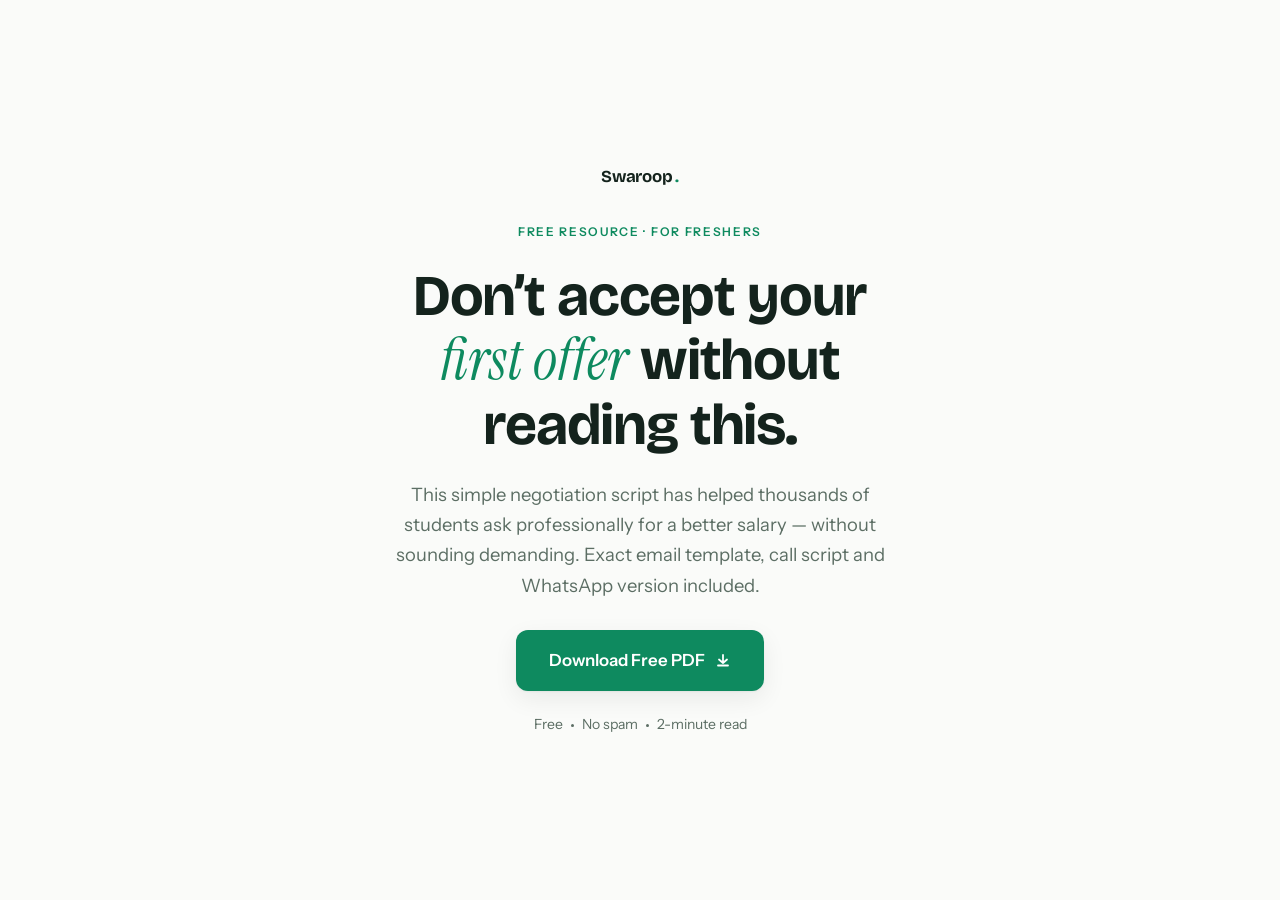
<file: index.html>
<!DOCTYPE html>
<html lang="en">
<head>
  <meta charset="UTF-8">
  <meta name="viewport" content="width=device-width, initial-scale=1.0">
  <title>Free Salary Negotiation Script for Freshers</title>
  <meta name="description" content="A free, word-for-word salary negotiation script for freshers. Ask professionally for a better offer — 2-minute read.">
  <meta property="og:title" content="Salary Negotiation Script for Freshers">
  <meta property="og:description" content="Don't accept your first offer without reading this. Free 2-minute PDF.">
  <meta property="og:type" content="website">
  <link rel="icon" href="data:image/svg+xml,%3Csvg xmlns='http://www.w3.org/2000/svg' viewBox='0 0 100 100'%3E%3Ctext y='.9em' font-size='90'%3E%E2%82%B9%3C/text%3E%3C/svg%3E">
  <link rel="stylesheet" href="assets/css/fonts.css">
  <link rel="stylesheet" href="assets/css/style.css">
</head>
<body>

  <!-- Single-screen page: headline, one paragraph, one CTA -->
  <main class="mini">
    <p class="wordmark">Swaroop<span class="tick">.</span></p>
    <p class="eyebrow">Free resource &middot; For freshers</p>
    <h1 class="mini-title">Don&rsquo;t accept your <span class="em">first offer</span> without reading this.</h1>
    <p class="mini-copy">This simple negotiation script has helped thousands of students ask professionally for a better salary — without sounding demanding. Exact email template, call script and WhatsApp version included.</p>
    <!-- Replace href="#" with your PDF / Drive link -->
    <a class="btn btn-primary" href="#">
      Download Free PDF
      <svg class="btn-arrow" width="16" height="16" viewBox="0 0 16 16" fill="none" aria-hidden="true"><path d="M8 3v8m0 0 4-3.5M8 11 4 7.5M3 13.5h10" stroke="currentColor" stroke-width="1.8" stroke-linecap="round" stroke-linejoin="round"/></svg>
    </a>
    <p class="trust-note">Free <span class="dot"></span> No spam <span class="dot"></span> 2-minute read</p>
  </main>

</body>
</html>
</file>
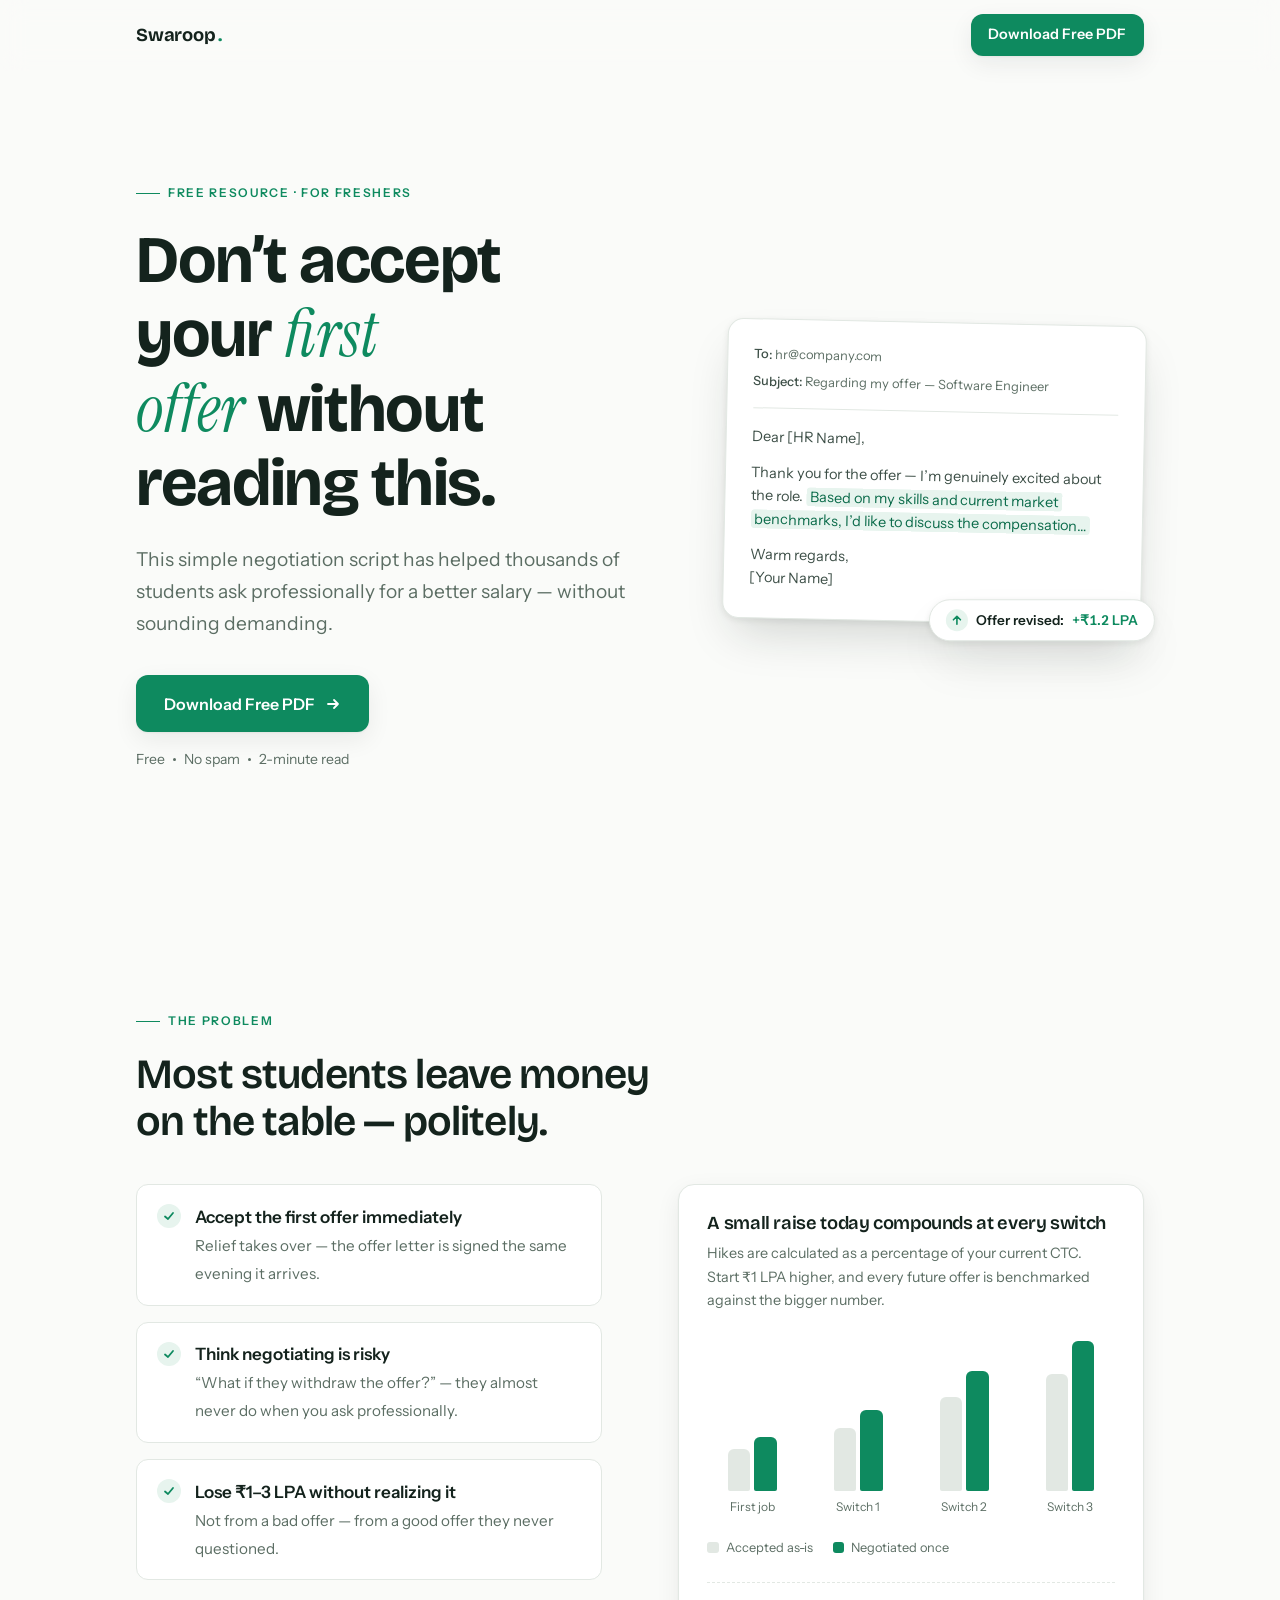
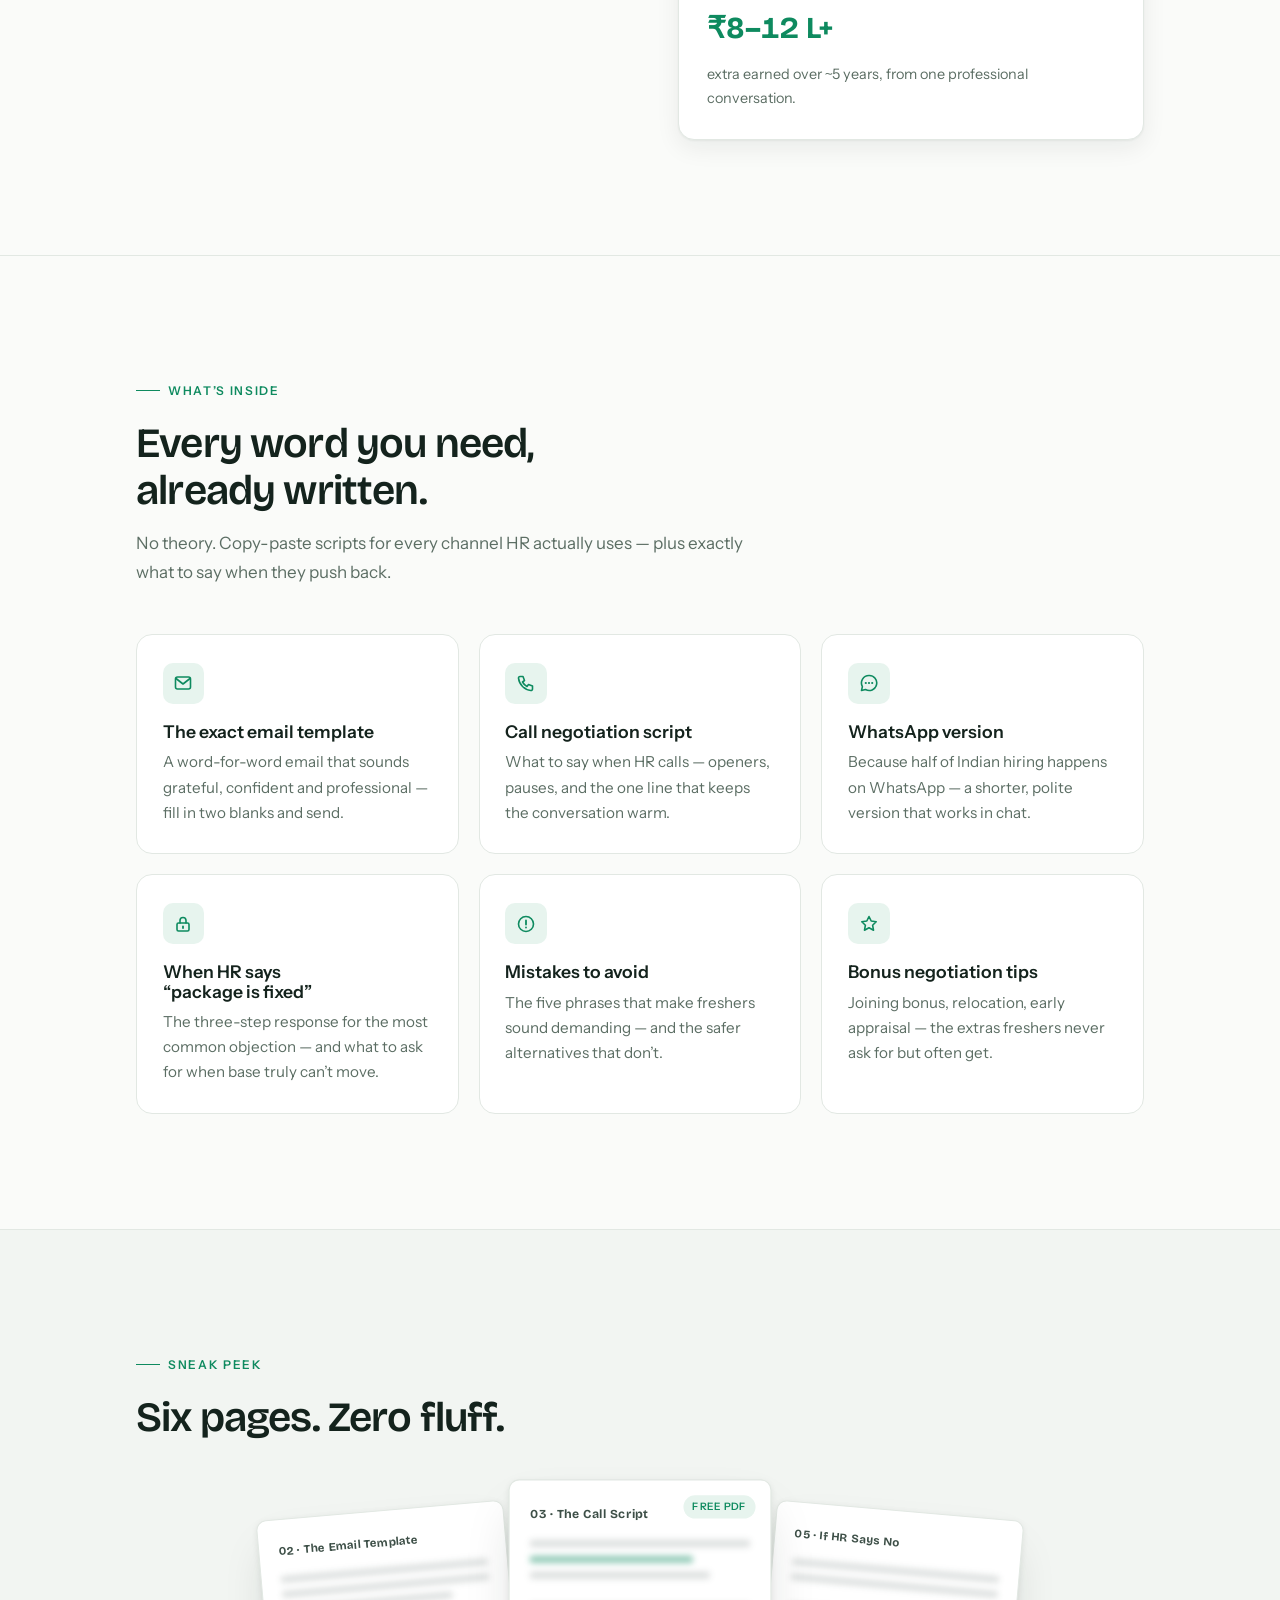
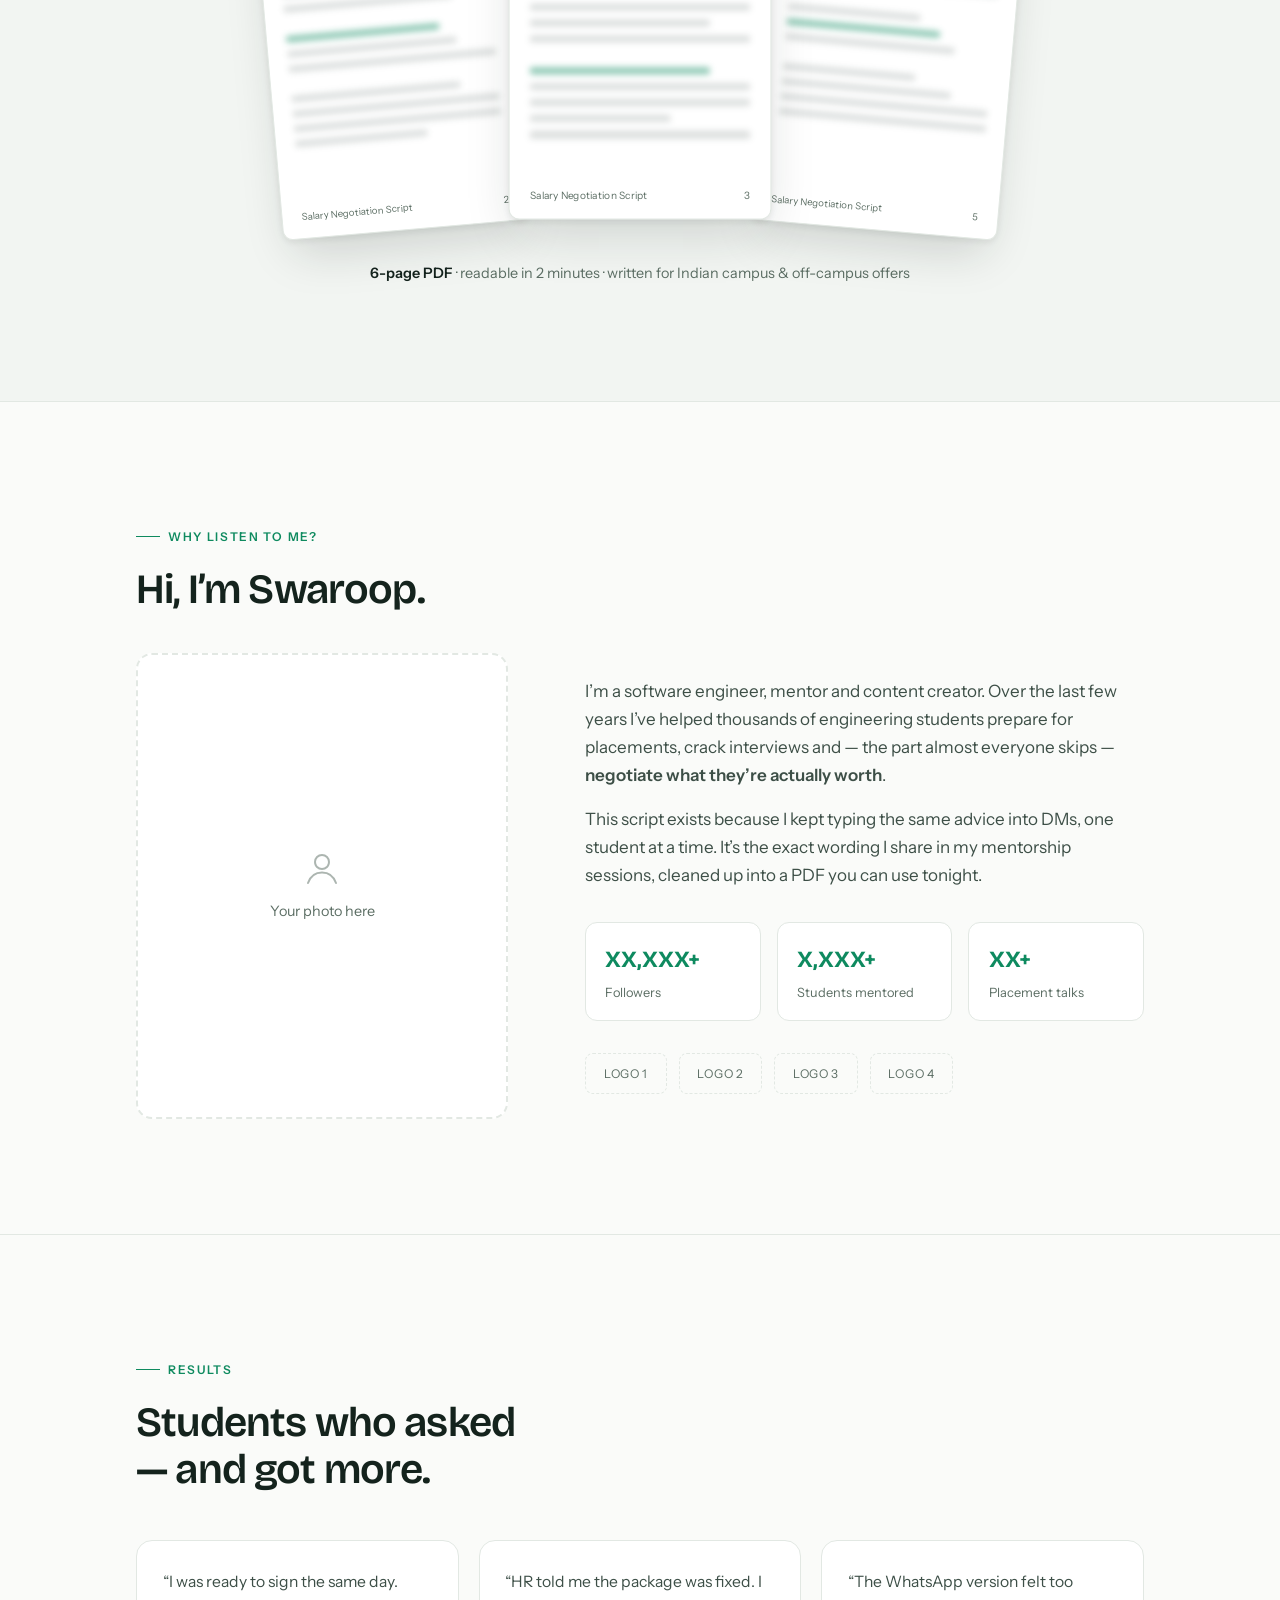
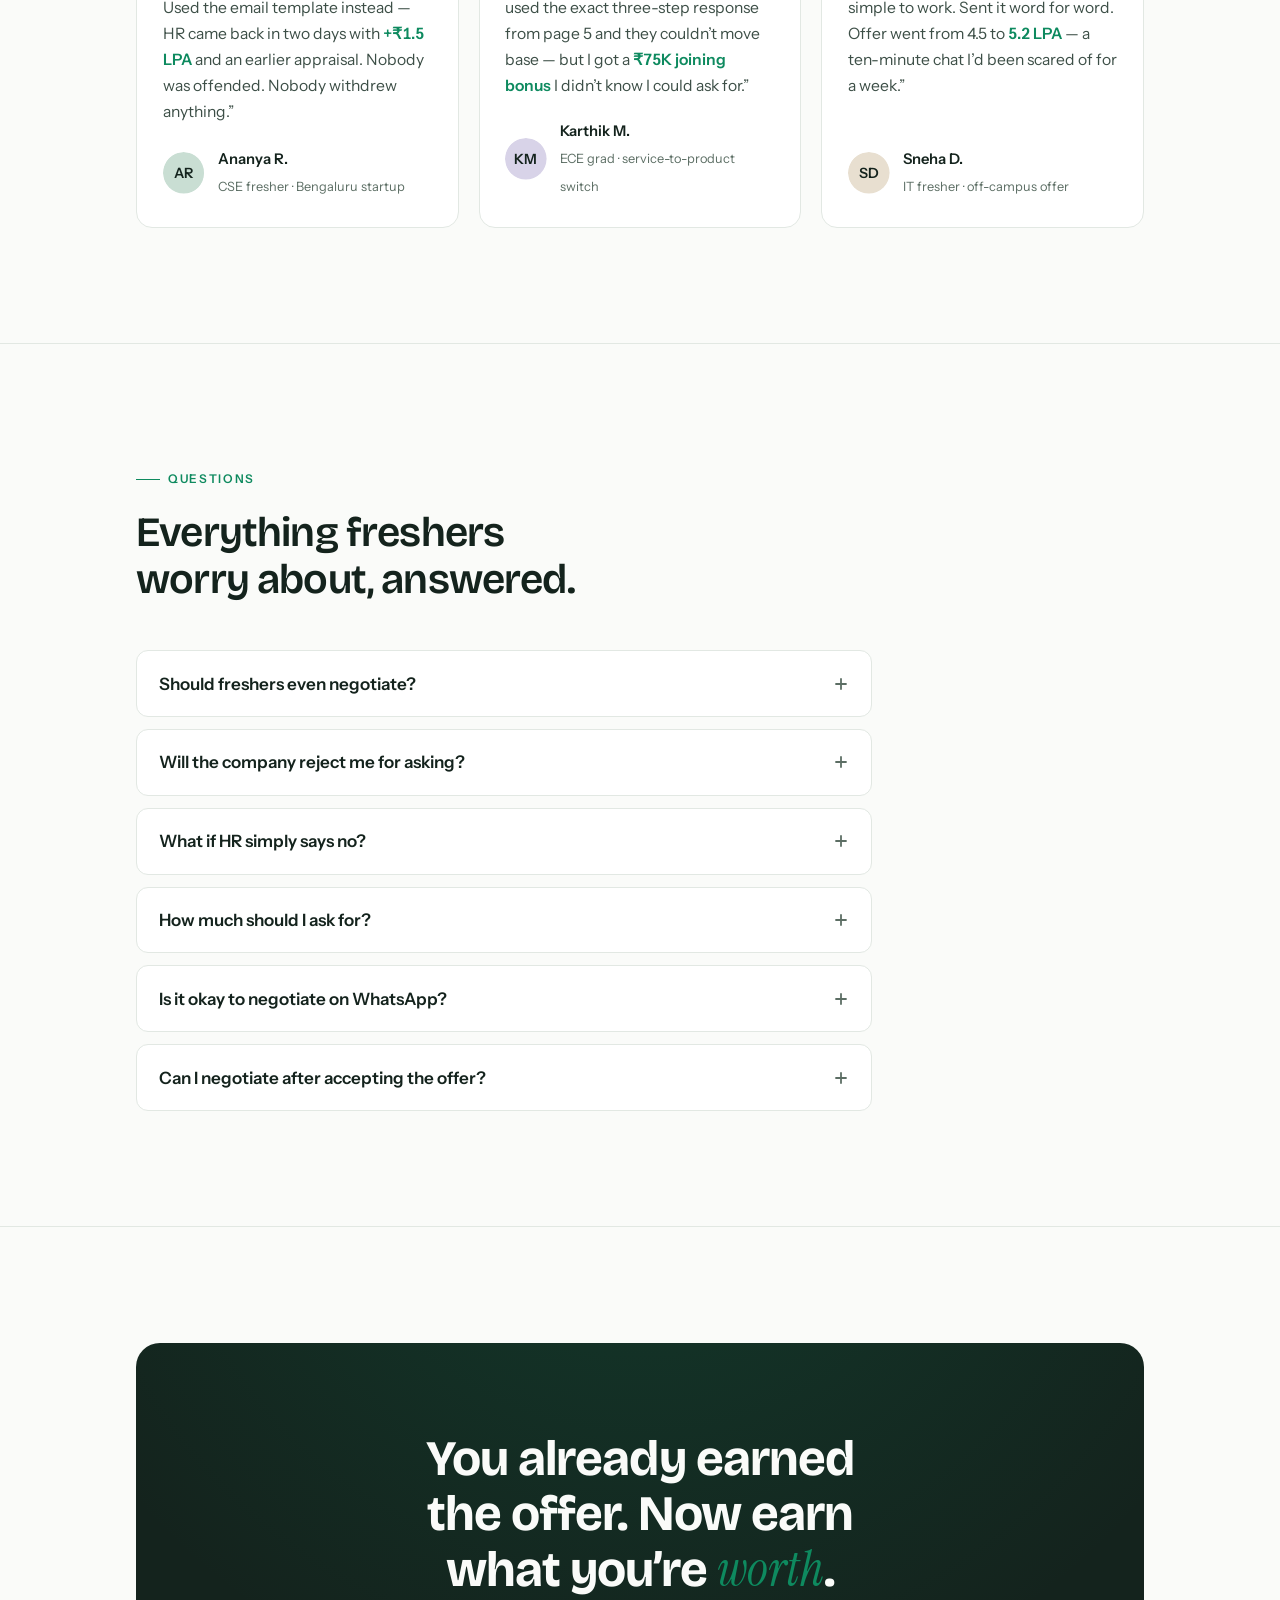
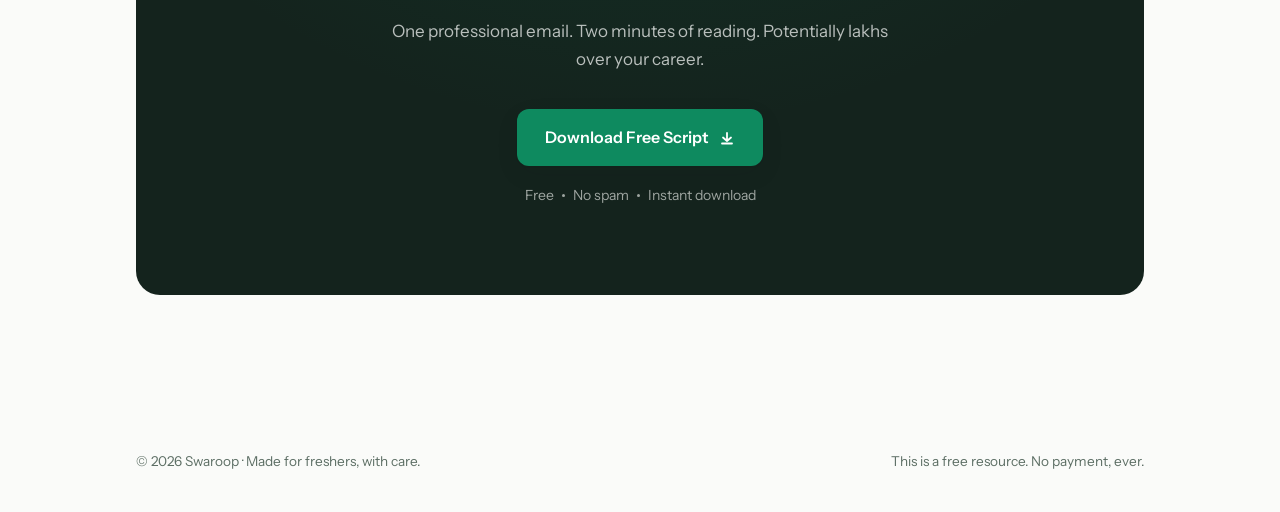
<file: salary-negotiation-script/index.html>
<!DOCTYPE html>
<html lang="en">
<head>
  <meta charset="UTF-8">
  <meta name="viewport" content="width=device-width, initial-scale=1.0">
  <title>Salary Negotiation Script for Freshers — Free PDF by Swaroop</title>
  <meta name="description" content="A free, word-for-word salary negotiation script for Indian freshers. Email template, call script, WhatsApp version and HR objection handling — ask professionally for a better offer.">
  <meta property="og:title" content="Salary Negotiation Script for Freshers">
  <meta property="og:description" content="Don't accept your first offer without reading this. Free 2-minute PDF.">
  <meta property="og:type" content="website">
  <link rel="icon" href="data:image/svg+xml,%3Csvg xmlns='http://www.w3.org/2000/svg' viewBox='0 0 100 100'%3E%3Ctext y='.9em' font-size='90'%3E%E2%82%B9%3C/text%3E%3C/svg%3E">
  <link rel="stylesheet" href="assets/css/fonts.css">
  <link rel="stylesheet" href="assets/css/style.css">
</head>
<body>

  <!-- ============================================================
       HEADER — minimal sticky nav: wordmark + primary CTA
       ============================================================ -->
  <header class="site-header" id="site-header">
    <div class="container header-inner">
      <a class="wordmark" href="#top" aria-label="Swaroop — home">Swaroop<span class="tick">.</span></a>
      <a class="btn btn-primary js-download" href="#get-script">Download Free PDF</a>
    </div>
  </header>

  <main id="top">

    <!-- ============================================================
         HERO — headline, subheading, CTA + the negotiation email
         itself rendered as a floating document card
         ============================================================ -->
    <section class="hero container" aria-labelledby="hero-heading">
      <div class="hero-grid">
        <div class="reveal is-visible">
          <p class="eyebrow">Free resource · For freshers</p>
          <h1 id="hero-heading">Don&rsquo;t accept your <span class="em">first offer</span> without reading this.</h1>
          <p class="hero-sub">This simple negotiation script has helped thousands of students ask professionally for a better salary — without sounding demanding.</p>
          <div class="hero-actions">
            <a class="btn btn-primary js-download" href="#get-script">
              Download Free PDF
              <svg class="btn-arrow" width="16" height="16" viewBox="0 0 16 16" fill="none" aria-hidden="true"><path d="M3 8h10m0 0L9 4m4 4-4 4" stroke="currentColor" stroke-width="1.8" stroke-linecap="round" stroke-linejoin="round"/></svg>
            </a>
            <p class="trust-note">Free <span class="dot"></span> No spam <span class="dot"></span> 2-minute read</p>
          </div>
        </div>

        <!-- Hero visual: a snippet of the actual email template -->
        <div class="hero-visual reveal is-visible" aria-hidden="true">
          <div class="email-card">
            <div class="email-meta">
              <span><strong>To:</strong> hr@company.com</span>
              <span><strong>Subject:</strong> Regarding my offer — Software Engineer</span>
            </div>
            <div class="email-body">
              <p>Dear [HR Name],</p>
              <p>Thank you for the offer — I&rsquo;m genuinely excited about the role. <span class="highlight">Based on my skills and current market benchmarks, I&rsquo;d like to discuss the compensation&hellip;</span></p>
              <p>Warm regards,<br>[Your Name]</p>
            </div>
            <div class="result-chip">
              <span class="chip-icon">
                <svg width="12" height="12" viewBox="0 0 12 12" fill="none" aria-hidden="true"><path d="M6 10V2m0 0L2.5 5.5M6 2l3.5 3.5" stroke="currentColor" stroke-width="1.6" stroke-linecap="round" stroke-linejoin="round"/></svg>
              </span>
              Offer revised: <span class="amount">+&#8377;1.2 LPA</span>
            </div>
          </div>
        </div>
      </div>
    </section>

    <!-- ============================================================
         PROBLEM — what most students do, and what it silently costs
         them across job switches (compounding chart)
         ============================================================ -->
    <section class="section" aria-labelledby="problem-heading">
      <div class="container">
        <p class="eyebrow reveal">The problem</p>
        <h2 class="section-title reveal" id="problem-heading">Most students leave money on the table — politely.</h2>
        <div class="problem-grid">
          <ul class="problem-list reveal-group">
            <li class="reveal">
              <span class="mark" aria-hidden="true">
                <svg width="12" height="12" viewBox="0 0 12 12" fill="none"><path d="M2 6.5 5 9l5-6" stroke="currentColor" stroke-width="1.8" stroke-linecap="round" stroke-linejoin="round"/></svg>
              </span>
              <div>
                <strong>Accept the first offer immediately</strong>
                <span>Relief takes over — the offer letter is signed the same evening it arrives.</span>
              </div>
            </li>
            <li class="reveal">
              <span class="mark" aria-hidden="true">
                <svg width="12" height="12" viewBox="0 0 12 12" fill="none"><path d="M2 6.5 5 9l5-6" stroke="currentColor" stroke-width="1.8" stroke-linecap="round" stroke-linejoin="round"/></svg>
              </span>
              <div>
                <strong>Think negotiating is risky</strong>
                <span>&ldquo;What if they withdraw the offer?&rdquo; — they almost never do when you ask professionally.</span>
              </div>
            </li>
            <li class="reveal">
              <span class="mark" aria-hidden="true">
                <svg width="12" height="12" viewBox="0 0 12 12" fill="none"><path d="M2 6.5 5 9l5-6" stroke="currentColor" stroke-width="1.8" stroke-linecap="round" stroke-linejoin="round"/></svg>
              </span>
              <div>
                <strong>Lose &#8377;1&ndash;3 LPA without realizing it</strong>
                <span>Not from a bad offer — from a good offer they never questioned.</span>
              </div>
            </li>
          </ul>

          <!-- Why it compounds: every future hike is a % of today's base -->
          <div class="compound-card reveal">
            <h3>A small raise today compounds at every switch</h3>
            <p class="compound-note">Hikes are calculated as a percentage of your current CTC. Start &#8377;1 LPA higher, and every future offer is benchmarked against the bigger number.</p>
            <div class="chart" role="img" aria-label="Bar chart comparing salary growth over three job switches: a negotiated starting salary stays ahead at every switch, and the gap widens each time.">
              <div class="chart-col">
                <div class="bars">
                  <i class="bar bar-base"></i>
                  <i class="bar bar-negotiated"></i>
                </div>
                <span class="chart-label">First job</span>
              </div>
              <div class="chart-col">
                <div class="bars">
                  <i class="bar bar-base"></i>
                  <i class="bar bar-negotiated"></i>
                </div>
                <span class="chart-label">Switch 1</span>
              </div>
              <div class="chart-col">
                <div class="bars">
                  <i class="bar bar-base"></i>
                  <i class="bar bar-negotiated"></i>
                </div>
                <span class="chart-label">Switch 2</span>
              </div>
              <div class="chart-col">
                <div class="bars">
                  <i class="bar bar-base"></i>
                  <i class="bar bar-negotiated"></i>
                </div>
                <span class="chart-label">Switch 3</span>
              </div>
            </div>
            <div class="chart-legend" aria-hidden="true">
              <span><i class="legend-base"></i> Accepted as-is</span>
              <span><i class="legend-negotiated"></i> Negotiated once</span>
            </div>
            <div class="compound-total">
              <span class="figure">&#8377;8&ndash;12&nbsp;L+</span>
              <span class="caption">extra earned over ~5 years, from one professional conversation.</span>
            </div>
          </div>
        </div>
      </div>
    </section>

    <!-- ============================================================
         WHAT'S INSIDE — six feature cards with inline SVG icons
         ============================================================ -->
    <section class="section" aria-labelledby="inside-heading">
      <div class="container">
        <p class="eyebrow reveal">What&rsquo;s inside</p>
        <h2 class="section-title reveal" id="inside-heading">Every word you need, already written.</h2>
        <p class="section-lede reveal">No theory. Copy-paste scripts for every channel HR actually uses — plus exactly what to say when they push back.</p>

        <div class="feature-grid reveal-group">
          <article class="feature-card reveal">
            <span class="feature-icon" aria-hidden="true">
              <svg width="20" height="20" viewBox="0 0 20 20" fill="none"><rect x="2.5" y="4" width="15" height="12" rx="2" stroke="currentColor" stroke-width="1.6"/><path d="m3 5.5 7 5.5 7-5.5" stroke="currentColor" stroke-width="1.6" stroke-linecap="round" stroke-linejoin="round"/></svg>
            </span>
            <h3>The exact email template</h3>
            <p>A word-for-word email that sounds grateful, confident and professional — fill in two blanks and send.</p>
          </article>

          <article class="feature-card reveal">
            <span class="feature-icon" aria-hidden="true">
              <svg width="20" height="20" viewBox="0 0 20 20" fill="none"><path d="M4 3.5h3l1.5 4-2 1.5a11 11 0 0 0 4.5 4.5l1.5-2 4 1.5v3a1.5 1.5 0 0 1-1.7 1.5C8.6 16.9 3.1 11.4 2.5 5.2A1.5 1.5 0 0 1 4 3.5Z" stroke="currentColor" stroke-width="1.6" stroke-linejoin="round"/></svg>
            </span>
            <h3>Call negotiation script</h3>
            <p>What to say when HR calls — openers, pauses, and the one line that keeps the conversation warm.</p>
          </article>

          <article class="feature-card reveal">
            <span class="feature-icon" aria-hidden="true">
              <svg width="20" height="20" viewBox="0 0 20 20" fill="none"><path d="M10 2.5a7.5 7.5 0 0 0-6.6 11.1L2.5 17.5l4-1a7.5 7.5 0 1 0 3.5-14Z" stroke="currentColor" stroke-width="1.6" stroke-linejoin="round"/><path d="M6.8 10h.01M10 10h.01M13.2 10h.01" stroke="currentColor" stroke-width="2.2" stroke-linecap="round"/></svg>
            </span>
            <h3>WhatsApp version</h3>
            <p>Because half of Indian hiring happens on WhatsApp — a shorter, polite version that works in chat.</p>
          </article>

          <article class="feature-card reveal">
            <span class="feature-icon" aria-hidden="true">
              <svg width="20" height="20" viewBox="0 0 20 20" fill="none"><rect x="4" y="9" width="12" height="8" rx="1.5" stroke="currentColor" stroke-width="1.6"/><path d="M7 9V6.5a3 3 0 0 1 6 0V9" stroke="currentColor" stroke-width="1.6" stroke-linecap="round"/><path d="M10 12.5v1.5" stroke="currentColor" stroke-width="1.8" stroke-linecap="round"/></svg>
            </span>
            <h3>When HR says &ldquo;package is fixed&rdquo;</h3>
            <p>The three-step response for the most common objection — and what to ask for when base truly can&rsquo;t move.</p>
          </article>

          <article class="feature-card reveal">
            <span class="feature-icon" aria-hidden="true">
              <svg width="20" height="20" viewBox="0 0 20 20" fill="none"><circle cx="10" cy="10" r="7.5" stroke="currentColor" stroke-width="1.6"/><path d="M10 6.5V10.5M10 13.5h.01" stroke="currentColor" stroke-width="1.8" stroke-linecap="round"/></svg>
            </span>
            <h3>Mistakes to avoid</h3>
            <p>The five phrases that make freshers sound demanding — and the safer alternatives that don&rsquo;t.</p>
          </article>

          <article class="feature-card reveal">
            <span class="feature-icon" aria-hidden="true">
              <svg width="20" height="20" viewBox="0 0 20 20" fill="none"><path d="M10 2.5 12.2 7l5 .7-3.6 3.5.9 5-4.5-2.4L5.5 16.2l.9-5L2.8 7.7l5-.7L10 2.5Z" stroke="currentColor" stroke-width="1.6" stroke-linejoin="round"/></svg>
            </span>
            <h3>Bonus negotiation tips</h3>
            <p>Joining bonus, relocation, early appraisal — the extras freshers never ask for but often get.</p>
          </article>
        </div>
      </div>
    </section>

    <!-- ============================================================
         PREVIEW — blurred paper mockup of the PDF (three pages,
         fanned, subtle hover interaction)
         ============================================================ -->
    <section class="section preview" aria-labelledby="preview-heading">
      <div class="container">
        <p class="eyebrow reveal">Sneak peek</p>
        <h2 class="section-title reveal" id="preview-heading">Six pages. Zero fluff.</h2>

        <div class="preview-stage reveal" aria-hidden="true">
          <div class="paper paper-left">
            <p class="paper-title">02 &middot; The Email Template</p>
            <div class="paper-lines">
              <i></i><i></i><i></i><i class="gap"></i>
              <i class="accent-line"></i><i></i><i></i><i class="gap"></i>
              <i></i><i></i><i></i><i></i>
            </div>
            <div class="paper-footer"><span>Salary Negotiation Script</span><span>2</span></div>
          </div>
          <div class="paper paper-center">
            <span class="page-badge">Free PDF</span>
            <p class="paper-title">03 &middot; The Call Script</p>
            <div class="paper-lines">
              <i></i><i class="accent-line"></i><i></i><i class="gap"></i>
              <i></i><i></i><i></i><i class="gap"></i>
              <i class="accent-line"></i><i></i><i></i><i></i><i></i>
            </div>
            <div class="paper-footer"><span>Salary Negotiation Script</span><span>3</span></div>
          </div>
          <div class="paper paper-right">
            <p class="paper-title">05 &middot; If HR Says No</p>
            <div class="paper-lines">
              <i></i><i></i><i class="gap"></i>
              <i></i><i class="accent-line"></i><i></i><i class="gap"></i>
              <i></i><i></i><i></i><i></i>
            </div>
            <div class="paper-footer"><span>Salary Negotiation Script</span><span>5</span></div>
          </div>
        </div>

        <p class="preview-caption reveal"><strong>6-page PDF</strong> &middot; readable in 2 minutes &middot; written for Indian campus &amp; off-campus offers</p>
      </div>
    </section>

    <!-- ============================================================
         WHY LISTEN TO ME — Swaroop intro with placeholders for
         photo, follower count, logos (marked for replacement)
         ============================================================ -->
    <section class="section" aria-labelledby="about-heading">
      <div class="container">
        <p class="eyebrow reveal">Why listen to me?</p>
        <h2 class="section-title reveal" id="about-heading">Hi, I&rsquo;m Swaroop.</h2>
        <div class="about-grid">
          <!-- PLACEHOLDER: replace this block with <img src="..." alt="Swaroop"> -->
          <div class="portrait reveal">
            <svg width="40" height="40" viewBox="0 0 40 40" fill="none" aria-hidden="true"><circle cx="20" cy="14" r="7" stroke="currentColor" stroke-width="2"/><path d="M6 35c2.5-7 8-10.5 14-10.5S31.5 28 34 35" stroke="currentColor" stroke-width="2" stroke-linecap="round"/></svg>
            Your photo here
          </div>
          <div class="about-copy reveal">
            <p>I&rsquo;m a software engineer, mentor and content creator. Over the last few years I&rsquo;ve helped thousands of engineering students prepare for placements, crack interviews and — the part almost everyone skips — <strong>negotiate what they&rsquo;re actually worth</strong>.</p>
            <p>This script exists because I kept typing the same advice into DMs, one student at a time. It&rsquo;s the exact wording I share in my mentorship sessions, cleaned up into a PDF you can use tonight.</p>

            <!-- PLACEHOLDERS: swap XX,XXX values with real numbers -->
            <div class="about-stats">
              <div class="stat">
                <span class="stat-value">XX,XXX+</span>
                <span class="stat-label">Followers</span>
              </div>
              <div class="stat">
                <span class="stat-value">X,XXX+</span>
                <span class="stat-label">Students mentored</span>
              </div>
              <div class="stat">
                <span class="stat-value">XX+</span>
                <span class="stat-label">Placement talks</span>
              </div>
            </div>

            <!-- PLACEHOLDERS: replace slots with real company / media logos -->
            <div class="logo-strip" aria-label="Featured logos placeholder">
              <span class="logo-slot">Logo 1</span>
              <span class="logo-slot">Logo 2</span>
              <span class="logo-slot">Logo 3</span>
              <span class="logo-slot">Logo 4</span>
            </div>
          </div>
        </div>
      </div>
    </section>

    <!-- ============================================================
         TESTIMONIALS — three cards, SVG-initial avatars
         (placeholder people; keep tone believable)
         ============================================================ -->
    <section class="section" aria-labelledby="testimonials-heading">
      <div class="container">
        <p class="eyebrow reveal">Results</p>
        <h2 class="section-title reveal" id="testimonials-heading">Students who asked — and got more.</h2>
        <div class="testimonial-grid reveal-group">
          <article class="testimonial reveal">
            <blockquote>&ldquo;I was ready to sign the same day. Used the email template instead — HR came back in two days with <span class="gain">+&#8377;1.5 LPA</span> and an earlier appraisal. Nobody was offended. Nobody withdrew anything.&rdquo;</blockquote>
            <div class="testimonial-person">
              <svg class="avatar" viewBox="0 0 44 44" role="img" aria-label="Avatar with initials AR"><circle cx="22" cy="22" r="22" fill="#C9DED3"/><text x="22" y="27" text-anchor="middle" font-family="Instrument Sans, sans-serif" font-size="15" font-weight="600" fill="#14231d">AR</text></svg>
              <div>
                <strong>Ananya R.</strong>
                <span>CSE fresher &middot; Bengaluru startup</span>
              </div>
            </div>
          </article>

          <article class="testimonial reveal">
            <blockquote>&ldquo;HR told me the package was fixed. I used the exact three-step response from page 5 and they couldn&rsquo;t move base — but I got a <span class="gain">&#8377;75K joining bonus</span> I didn&rsquo;t know I could ask for.&rdquo;</blockquote>
            <div class="testimonial-person">
              <svg class="avatar" viewBox="0 0 44 44" role="img" aria-label="Avatar with initials KM"><circle cx="22" cy="22" r="22" fill="#D8D3E8"/><text x="22" y="27" text-anchor="middle" font-family="Instrument Sans, sans-serif" font-size="15" font-weight="600" fill="#14231d">KM</text></svg>
              <div>
                <strong>Karthik M.</strong>
                <span>ECE grad &middot; service-to-product switch</span>
              </div>
            </div>
          </article>

          <article class="testimonial reveal">
            <blockquote>&ldquo;The WhatsApp version felt too simple to work. Sent it word for word. Offer went from 4.5 to <span class="gain">5.2 LPA</span> — a ten-minute chat I&rsquo;d been scared of for a week.&rdquo;</blockquote>
            <div class="testimonial-person">
              <svg class="avatar" viewBox="0 0 44 44" role="img" aria-label="Avatar with initials SD"><circle cx="22" cy="22" r="22" fill="#E8DFD0"/><text x="22" y="27" text-anchor="middle" font-family="Instrument Sans, sans-serif" font-size="15" font-weight="600" fill="#14231d">SD</text></svg>
              <div>
                <strong>Sneha D.</strong>
                <span>IT fresher &middot; off-campus offer</span>
              </div>
            </div>
          </article>
        </div>
      </div>
    </section>

    <!-- ============================================================
         FAQ — six questions, accessible accordion (JS-enhanced)
         ============================================================ -->
    <section class="section" aria-labelledby="faq-heading">
      <div class="container">
        <p class="eyebrow reveal">Questions</p>
        <h2 class="section-title reveal" id="faq-heading">Everything freshers worry about, answered.</h2>
        <div class="faq-list reveal">

          <div class="faq-item">
            <button class="faq-question" type="button" aria-expanded="false" aria-controls="faq-a1">
              Should freshers even negotiate?
              <svg class="faq-icon" width="16" height="16" viewBox="0 0 16 16" fill="none" aria-hidden="true"><path d="M8 3v10M3 8h10" stroke="currentColor" stroke-width="1.8" stroke-linecap="round"/></svg>
            </button>
            <div class="faq-answer" id="faq-a1" role="region">
              <div class="faq-answer-inner">
                <p>Yes — if the company has room, and many do. Freshers assume the first number is final; companies assume you might ask. Asking professionally signals confidence, not entitlement. The script is written so that even a &ldquo;no&rdquo; leaves a good impression.</p>
              </div>
            </div>
          </div>

          <div class="faq-item">
            <button class="faq-question" type="button" aria-expanded="false" aria-controls="faq-a2">
              Will the company reject me for asking?
              <svg class="faq-icon" width="16" height="16" viewBox="0 0 16 16" fill="none" aria-hidden="true"><path d="M8 3v10M3 8h10" stroke="currentColor" stroke-width="1.8" stroke-linecap="round"/></svg>
            </button>
            <div class="faq-answer" id="faq-a2" role="region">
              <div class="faq-answer-inner">
                <p>Offers are almost never withdrawn over a polite negotiation — hiring you already cost the company weeks of effort. What gets people in trouble is demanding, ultimatums, or lying about competing offers. The script avoids all three by design.</p>
              </div>
            </div>
          </div>

          <div class="faq-item">
            <button class="faq-question" type="button" aria-expanded="false" aria-controls="faq-a3">
              What if HR simply says no?
              <svg class="faq-icon" width="16" height="16" viewBox="0 0 16 16" fill="none" aria-hidden="true"><path d="M8 3v10M3 8h10" stroke="currentColor" stroke-width="1.8" stroke-linecap="round"/></svg>
            </button>
            <div class="faq-answer" id="faq-a3" role="region">
              <div class="faq-answer-inner">
                <p>Then you accept graciously and you&rsquo;ve lost nothing — the script includes the exact closing line for this. But &ldquo;no&rdquo; on base salary often still leaves room for a joining bonus, relocation support, or an early appraisal, and the PDF shows you how to pivot to those.</p>
              </div>
            </div>
          </div>

          <div class="faq-item">
            <button class="faq-question" type="button" aria-expanded="false" aria-controls="faq-a4">
              How much should I ask for?
              <svg class="faq-icon" width="16" height="16" viewBox="0 0 16 16" fill="none" aria-hidden="true"><path d="M8 3v10M3 8h10" stroke="currentColor" stroke-width="1.8" stroke-linecap="round"/></svg>
            </button>
            <div class="faq-answer" id="faq-a4" role="region">
              <div class="faq-answer-inner">
                <p>For freshers, a 10&ndash;20% bump on the offered CTC is a reasonable, defensible ask — the guide explains how to anchor it with market data instead of a random number. Asking for double will end the conversation; asking for nothing guarantees nothing.</p>
              </div>
            </div>
          </div>

          <div class="faq-item">
            <button class="faq-question" type="button" aria-expanded="false" aria-controls="faq-a5">
              Is it okay to negotiate on WhatsApp?
              <svg class="faq-icon" width="16" height="16" viewBox="0 0 16 16" fill="none" aria-hidden="true"><path d="M8 3v10M3 8h10" stroke="currentColor" stroke-width="1.8" stroke-linecap="round"/></svg>
            </button>
            <div class="faq-answer" id="faq-a5" role="region">
              <div class="faq-answer-inner">
                <p>If that&rsquo;s where HR is talking to you — yes, and a lot of Indian hiring happens exactly there. Keep it short, polite and specific; the PDF includes a WhatsApp-length version of the script. For anything final, always get the revised numbers in an official email.</p>
              </div>
            </div>
          </div>

          <div class="faq-item">
            <button class="faq-question" type="button" aria-expanded="false" aria-controls="faq-a6">
              Can I negotiate after accepting the offer?
              <svg class="faq-icon" width="16" height="16" viewBox="0 0 16 16" fill="none" aria-hidden="true"><path d="M8 3v10M3 8h10" stroke="currentColor" stroke-width="1.8" stroke-linecap="round"/></svg>
            </button>
            <div class="faq-answer" id="faq-a6" role="region">
              <div class="faq-answer-inner">
                <p>It&rsquo;s much harder and can look unprofessional, so the honest answer is: don&rsquo;t plan on it. Your leverage is highest between receiving the offer and accepting it — which is exactly why it&rsquo;s worth reading a 2-minute script before you hit accept.</p>
              </div>
            </div>
          </div>

        </div>
      </div>
    </section>

    <!-- ============================================================
         FINAL CTA — large closing section, id used as the anchor
         target for every download button until a PDF URL is set
         ============================================================ -->
    <section class="section" aria-labelledby="final-heading" id="get-script">
      <div class="container">
        <div class="final-cta reveal">
          <h2 id="final-heading">You already earned the offer. Now earn what you&rsquo;re <span class="em">worth</span>.</h2>
          <p>One professional email. Two minutes of reading. Potentially lakhs over your career.</p>
          <a class="btn btn-primary js-download" href="#get-script">
            Download Free Script
            <svg class="btn-arrow" width="16" height="16" viewBox="0 0 16 16" fill="none" aria-hidden="true"><path d="M8 3v8m0 0 4-3.5M8 11 4 7.5M3 13.5h10" stroke="currentColor" stroke-width="1.8" stroke-linecap="round" stroke-linejoin="round"/></svg>
          </a>
          <p class="trust-note">Free <span class="dot"></span> No spam <span class="dot"></span> Instant download</p>
        </div>
      </div>
    </section>
  </main>

  <!-- ============================================================
       FOOTER
       ============================================================ -->
  <footer class="site-footer">
    <div class="container footer-inner">
      <span>&copy; 2026 Swaroop &middot; Made for freshers, with care.</span>
      <span>This is a free resource. No payment, ever.</span>
    </div>
  </footer>

  <!-- ============================================================
       STICKY MOBILE CTA — slides up after the hero scrolls away
       ============================================================ -->
  <div class="sticky-cta" id="sticky-cta" aria-hidden="true">
    <span class="sticky-label">Salary Negotiation Script<span>Free &middot; 2-minute read</span></span>
    <a class="btn btn-primary js-download" href="#get-script" tabindex="-1">Get PDF</a>
  </div>

  <script src="assets/js/main.js" defer></script>
</body>
</html>
</file>
<file: assets/css/fonts.css>
/* ============================================================
   Fonts — latin subsets self-hosted as data URIs (zero external
   requests). Bricolage Grotesque = display, Instrument Sans = body,
   Instrument Serif italic = emphasis words.
   ============================================================ */

@font-face {
  font-family: 'Bricolage Grotesque';
  font-style: normal;
  font-weight: 600 700;
  font-display: swap;
  src: url([data-uri]) format('woff2');
}

@font-face {
  font-family: 'Instrument Sans';
  font-style: normal;
  font-weight: 400 600;
  font-display: swap;
  src: url([data-uri]) format('woff2');
}

@font-face {
  font-family: 'Instrument Serif';
  font-style: italic;
  font-weight: 400;
  font-display: swap;
  src: url([data-uri]) format('woff2');
}
</file>
<file: assets/css/style.css>
/* ============================================================
   Salary Negotiation Script — landing page styles
   Design system: "The offer letter, upgraded."
   Paper-and-ink editorial page with a single money-green accent.
   Display: Bricolage Grotesque · Body: Instrument Sans
   Emphasis: Instrument Serif italic
   ============================================================ */

/* ---------- 1. Design tokens ---------- */
:root {
  /* color */
  --paper: #fafbf9;
  --surface: #ffffff;
  --surface-2: #f2f5f2;
  --ink: #14231d;
  --ink-soft: #3d4f47;
  --muted: #5c6e64;
  --line: #e2e8e3;
  --accent: #0e8a5f;
  --accent-strong: #0b6b4a;
  --accent-soft: #e7f4ee;
  --accent-contrast: #ffffff;
  --shadow-card: 0 1px 2px rgba(20, 35, 29, 0.05), 0 8px 24px rgba(20, 35, 29, 0.07);
  --shadow-float: 0 2px 6px rgba(20, 35, 29, 0.08), 0 24px 48px -12px rgba(20, 35, 29, 0.18);

  /* type */
  --font-display: 'Bricolage Grotesque', 'Avenir Next', 'Segoe UI', sans-serif;
  --font-body: 'Instrument Sans', -apple-system, 'Segoe UI', Roboto, sans-serif;
  --font-serif: 'Instrument Serif', Georgia, serif;

  /* layout */
  --container: 68rem;
  --radius: 16px;
  --radius-sm: 12px;
  --section-pad: clamp(4.5rem, 9vw, 7.5rem);

  color-scheme: light dark;
}

/* dark theme — OS preference */
@media (prefers-color-scheme: dark) {
  :root {
    --paper: #0c1310;
    --surface: #121b16;
    --surface-2: #17221c;
    --ink: #e9f0eb;
    --ink-soft: #c2cfc7;
    --muted: #8fa398;
    --line: #223027;
    --accent: #3dd68c;
    --accent-strong: #5ce0a1;
    --accent-soft: #142a1f;
    --accent-contrast: #06130d;
    --shadow-card: 0 1px 2px rgba(0, 0, 0, 0.4), 0 8px 24px rgba(0, 0, 0, 0.35);
    --shadow-float: 0 2px 6px rgba(0, 0, 0, 0.45), 0 24px 48px -12px rgba(0, 0, 0, 0.6);
  }
}

/* explicit theme toggle (host viewer) must win in both directions */
:root[data-theme='light'] {
  --paper: #fafbf9;
  --surface: #ffffff;
  --surface-2: #f2f5f2;
  --ink: #14231d;
  --ink-soft: #3d4f47;
  --muted: #5c6e64;
  --line: #e2e8e3;
  --accent: #0e8a5f;
  --accent-strong: #0b6b4a;
  --accent-soft: #e7f4ee;
  --accent-contrast: #ffffff;
  --shadow-card: 0 1px 2px rgba(20, 35, 29, 0.05), 0 8px 24px rgba(20, 35, 29, 0.07);
  --shadow-float: 0 2px 6px rgba(20, 35, 29, 0.08), 0 24px 48px -12px rgba(20, 35, 29, 0.18);
}

:root[data-theme='dark'] {
  --paper: #0c1310;
  --surface: #121b16;
  --surface-2: #17221c;
  --ink: #e9f0eb;
  --ink-soft: #c2cfc7;
  --muted: #8fa398;
  --line: #223027;
  --accent: #3dd68c;
  --accent-strong: #5ce0a1;
  --accent-soft: #142a1f;
  --accent-contrast: #06130d;
  --shadow-card: 0 1px 2px rgba(0, 0, 0, 0.4), 0 8px 24px rgba(0, 0, 0, 0.35);
  --shadow-float: 0 2px 6px rgba(0, 0, 0, 0.45), 0 24px 48px -12px rgba(0, 0, 0, 0.6);
}

/* ---------- 2. Base ---------- */
*,
*::before,
*::after {
  box-sizing: border-box;
}

html {
  scroll-behavior: smooth;
}

body {
  margin: 0;
  font-family: var(--font-body);
  font-size: 1.0625rem;
  line-height: 1.65;
  color: var(--ink);
  background: var(--paper);
  -webkit-font-smoothing: antialiased;
  text-rendering: optimizeLegibility;
}

h1,
h2,
h3 {
  font-family: var(--font-display);
  line-height: 1.12;
  letter-spacing: -0.02em;
  text-wrap: balance;
  margin: 0;
}

p {
  margin: 0;
}

img,
svg {
  max-width: 100%;
  display: block;
}

a {
  color: inherit;
}

:focus-visible {
  outline: 2px solid var(--accent);
  outline-offset: 3px;
  border-radius: 4px;
}

::selection {
  background: var(--accent);
  color: var(--accent-contrast);
}

/* serif italic emphasis word inside display headlines */
.em {
  font-family: var(--font-serif);
  font-style: italic;
  font-weight: 400;
  letter-spacing: 0;
  color: var(--accent);
}

/* ---------- 3. Layout utilities ---------- */
.container {
  max-width: var(--container);
  margin-inline: auto;
  padding-inline: clamp(1.25rem, 4vw, 2.5rem);
}

.section {
  padding-block: var(--section-pad);
}

.section + .section {
  border-top: 1px solid var(--line);
}

/* uppercase eyebrow label above every section heading */
.eyebrow {
  display: inline-flex;
  align-items: center;
  gap: 0.5rem;
  font-size: 0.75rem;
  font-weight: 600;
  letter-spacing: 0.14em;
  text-transform: uppercase;
  color: var(--accent);
  margin-bottom: 1.25rem;
}

.eyebrow::before {
  content: '';
  width: 1.5rem;
  height: 1px;
  background: var(--accent);
}

.section-title {
  font-size: clamp(1.85rem, 3.4vw, 2.6rem);
  font-weight: 600;
  max-width: 22ch;
}

.section-lede {
  max-width: 58ch;
  color: var(--muted);
  font-size: 1.0625rem;
  margin-top: 1rem;
}

/* ---------- 4. Buttons ---------- */
.btn {
  display: inline-flex;
  align-items: center;
  justify-content: center;
  gap: 0.6rem;
  font-family: var(--font-body);
  font-size: 1rem;
  font-weight: 600;
  text-decoration: none;
  border: 0;
  border-radius: var(--radius-sm);
  padding: 0.95rem 1.75rem;
  cursor: pointer;
  transition: transform 0.18s ease, box-shadow 0.18s ease, background-color 0.18s ease;
}

.btn-primary {
  background: var(--accent);
  color: var(--accent-contrast);
  box-shadow: var(--shadow-card);
}

.btn-primary:hover {
  background: var(--accent-strong);
  transform: translateY(-2px);
  box-shadow: var(--shadow-float);
}

.btn-primary:active {
  transform: translateY(0);
}

.btn-primary .btn-arrow {
  transition: transform 0.18s ease;
}

.btn-primary:hover .btn-arrow {
  transform: translateX(3px);
}

.btn-ghost {
  background: transparent;
  color: var(--ink);
  border: 1px solid var(--line);
}

.btn-ghost:hover {
  border-color: var(--accent);
  color: var(--accent);
}

/* trust microcopy under CTAs */
.trust-note {
  font-size: 0.875rem;
  color: var(--muted);
  display: flex;
  align-items: center;
  gap: 0.5rem;
  flex-wrap: wrap;
}

.trust-note .dot {
  width: 3px;
  height: 3px;
  border-radius: 50%;
  background: var(--muted);
}

/* ---------- 5. Header ---------- */
.site-header {
  position: sticky;
  top: 0;
  z-index: 40;
  background: color-mix(in srgb, var(--paper) 82%, transparent);
  backdrop-filter: blur(12px);
  -webkit-backdrop-filter: blur(12px);
  border-bottom: 1px solid transparent;
  transition: border-color 0.25s ease;
}

.site-header.is-scrolled {
  border-bottom-color: var(--line);
}

.header-inner {
  display: flex;
  align-items: center;
  justify-content: space-between;
  padding-block: 0.9rem;
}

.wordmark {
  font-family: var(--font-display);
  font-weight: 700;
  font-size: 1.15rem;
  letter-spacing: -0.01em;
  text-decoration: none;
  display: inline-flex;
  align-items: baseline;
  gap: 0.15rem;
}

.wordmark .tick {
  color: var(--accent);
}

.site-header .btn {
  padding: 0.55rem 1.1rem;
  font-size: 0.9rem;
}

/* ---------- 6. Hero ---------- */
.hero {
  padding-block: clamp(3.5rem, 8vw, 6.5rem) var(--section-pad);
}

.hero-grid {
  display: grid;
  grid-template-columns: minmax(0, 1.1fr) minmax(0, 0.9fr);
  gap: clamp(2.5rem, 6vw, 5rem);
  align-items: center;
}

.hero h1 {
  font-size: clamp(2.5rem, 5.6vw, 4.15rem);
  font-weight: 700;
}

.hero-sub {
  margin-top: 1.5rem;
  font-size: clamp(1.05rem, 1.6vw, 1.2rem);
  color: var(--muted);
  max-width: 46ch;
}

.hero-actions {
  margin-top: 2.25rem;
  display: flex;
  flex-direction: column;
  align-items: flex-start;
  gap: 1rem;
}

/* the negotiation email itself, floating as a document card */
.email-card {
  position: relative;
  background: var(--surface);
  border: 1px solid var(--line);
  border-radius: var(--radius);
  box-shadow: var(--shadow-float);
  padding: 1.5rem 1.6rem 1.75rem;
  font-size: 0.9rem;
  transform: rotate(1.2deg);
}

.email-meta {
  display: grid;
  gap: 0.35rem;
  padding-bottom: 1rem;
  border-bottom: 1px solid var(--line);
  color: var(--muted);
  font-size: 0.8rem;
}

.email-meta strong {
  color: var(--ink-soft);
  font-weight: 500;
}

.email-body {
  padding-top: 1.1rem;
  color: var(--ink-soft);
  display: grid;
  gap: 0.8rem;
  line-height: 1.6;
}

.email-body .highlight {
  background: var(--accent-soft);
  color: var(--accent-strong);
  border-radius: 4px;
  padding: 0.05em 0.25em;
  box-decoration-break: clone;
  -webkit-box-decoration-break: clone;
}

/* floating result chip pinned to the email card */
.result-chip {
  position: absolute;
  right: -0.9rem;
  bottom: -1.1rem;
  display: inline-flex;
  align-items: center;
  gap: 0.5rem;
  background: var(--surface);
  border: 1px solid var(--line);
  border-radius: 999px;
  box-shadow: var(--shadow-float);
  padding: 0.55rem 1rem;
  font-size: 0.85rem;
  font-weight: 600;
  transform: rotate(-1.2deg);
}

.result-chip .chip-icon {
  display: inline-flex;
  width: 1.35rem;
  height: 1.35rem;
  border-radius: 50%;
  background: var(--accent-soft);
  color: var(--accent);
  align-items: center;
  justify-content: center;
}

.result-chip .amount {
  color: var(--accent);
  font-variant-numeric: tabular-nums;
}

/* ---------- 7. Problem section ---------- */
.problem-grid {
  display: grid;
  grid-template-columns: minmax(0, 1fr) minmax(0, 1fr);
  gap: clamp(2.5rem, 6vw, 5rem);
  align-items: start;
  margin-top: 2.5rem;
}

.problem-list {
  list-style: none;
  margin: 0;
  padding: 0;
  display: grid;
  gap: 1rem;
}

.problem-list li {
  display: flex;
  gap: 0.9rem;
  align-items: flex-start;
  background: var(--surface);
  border: 1px solid var(--line);
  border-radius: var(--radius-sm);
  padding: 1.1rem 1.25rem;
}

.problem-list .mark {
  flex: none;
  width: 1.5rem;
  height: 1.5rem;
  border-radius: 50%;
  background: var(--accent-soft);
  color: var(--accent);
  display: inline-flex;
  align-items: center;
  justify-content: center;
  margin-top: 0.1rem;
}

.problem-list strong {
  display: block;
  font-weight: 600;
}

.problem-list span {
  color: var(--muted);
  font-size: 0.95rem;
}

/* compounding chart: what one negotiation is worth over job switches */
.compound-card {
  background: var(--surface);
  border: 1px solid var(--line);
  border-radius: var(--radius);
  box-shadow: var(--shadow-card);
  padding: 1.75rem;
}

.compound-card h3 {
  font-size: 1.15rem;
  font-weight: 600;
}

.compound-card .compound-note {
  color: var(--muted);
  font-size: 0.9rem;
  margin-top: 0.5rem;
}

.chart {
  margin-top: 1.75rem;
  display: grid;
  grid-template-columns: repeat(4, 1fr);
  gap: 1rem;
  align-items: end;
  height: 11rem;
}

.chart-col {
  display: flex;
  flex-direction: column;
  justify-content: flex-end;
  gap: 0.4rem;
  height: 100%;
  text-align: center;
}

.bars {
  display: flex;
  gap: 4px;
  align-items: flex-end;
  justify-content: center;
  flex: 1;
}

.bar {
  width: 1.4rem;
  border-radius: 6px 6px 2px 2px;
  min-height: 8px;
  transform-origin: bottom;
}

.bar-base {
  background: var(--line);
}

.bar-negotiated {
  background: var(--accent);
}

/* bar heights per switch — ~30% hike per move, negotiated start stays ahead */
.chart-col:nth-child(1) .bar-base { height: 28%; }
.chart-col:nth-child(1) .bar-negotiated { height: 36%; }
.chart-col:nth-child(2) .bar-base { height: 42%; }
.chart-col:nth-child(2) .bar-negotiated { height: 54%; }
.chart-col:nth-child(3) .bar-base { height: 63%; }
.chart-col:nth-child(3) .bar-negotiated { height: 80%; }
.chart-col:nth-child(4) .bar-base { height: 78%; }
.chart-col:nth-child(4) .bar-negotiated { height: 100%; }

.chart-label {
  font-size: 0.75rem;
  color: var(--muted);
}

.chart-legend {
  display: flex;
  gap: 1.25rem;
  margin-top: 1.25rem;
  font-size: 0.8rem;
  color: var(--muted);
}

.chart-legend span {
  display: inline-flex;
  align-items: center;
  gap: 0.45rem;
}

.chart-legend i {
  width: 0.7rem;
  height: 0.7rem;
  border-radius: 3px;
}

.legend-base {
  background: var(--line);
}

.legend-negotiated {
  background: var(--accent);
}

.compound-total {
  margin-top: 1.5rem;
  padding-top: 1.25rem;
  border-top: 1px dashed var(--line);
  display: flex;
  align-items: baseline;
  gap: 0.6rem;
  flex-wrap: wrap;
}

.compound-total .figure {
  font-family: var(--font-display);
  font-weight: 700;
  font-size: 1.9rem;
  color: var(--accent);
  font-variant-numeric: tabular-nums;
}

.compound-total .caption {
  color: var(--muted);
  font-size: 0.9rem;
}

/* ---------- 8. What's inside — feature cards ---------- */
.feature-grid {
  margin-top: 3rem;
  display: grid;
  grid-template-columns: repeat(3, minmax(0, 1fr));
  gap: 1.25rem;
}

.feature-card {
  background: var(--surface);
  border: 1px solid var(--line);
  border-radius: var(--radius);
  padding: 1.75rem 1.6rem;
  transition: transform 0.22s ease, box-shadow 0.22s ease, border-color 0.22s ease;
}

.feature-card:hover {
  transform: translateY(-4px);
  box-shadow: var(--shadow-card);
  border-color: color-mix(in srgb, var(--accent) 35%, var(--line));
}

.feature-icon {
  width: 2.6rem;
  height: 2.6rem;
  border-radius: 10px;
  background: var(--accent-soft);
  color: var(--accent);
  display: inline-flex;
  align-items: center;
  justify-content: center;
  margin-bottom: 1.1rem;
}

.feature-card h3 {
  font-size: 1.1rem;
  font-weight: 600;
  font-family: var(--font-body);
  letter-spacing: 0;
}

.feature-card p {
  margin-top: 0.5rem;
  color: var(--muted);
  font-size: 0.95rem;
}

/* ---------- 9. PDF preview — paper mockup ---------- */
.preview {
  background: var(--surface-2);
}

.preview-stage {
  margin-top: 3.5rem;
  display: flex;
  justify-content: center;
  align-items: center;
  gap: clamp(-3rem, -2vw, -1rem);
  perspective: 1200px;
}

.paper {
  position: relative;
  width: min(15.5rem, 42vw);
  aspect-ratio: 8.5 / 11;
  background: var(--surface);
  border: 1px solid var(--line);
  border-radius: 10px;
  box-shadow: var(--shadow-float);
  padding: 1.4rem 1.2rem;
  overflow: hidden;
  transition: transform 0.35s ease;
}

.paper-left {
  transform: rotate(-5deg) translateY(0.8rem);
  z-index: 1;
}

.paper-center {
  transform: translateY(-0.5rem) scale(1.06);
  z-index: 2;
}

.paper-right {
  transform: rotate(5deg) translateY(0.8rem);
  z-index: 1;
}

.preview-stage:hover .paper-left {
  transform: rotate(-7deg) translateY(0.5rem) translateX(-0.5rem);
}

.preview-stage:hover .paper-center {
  transform: translateY(-1rem) scale(1.08);
}

.preview-stage:hover .paper-right {
  transform: rotate(7deg) translateY(0.5rem) translateX(0.5rem);
}

/* fake typeset lines, blurred so the script stays a tease */
.paper-title {
  font-family: var(--font-display);
  font-weight: 700;
  font-size: 0.72rem;
  letter-spacing: 0.02em;
  color: var(--ink-soft);
  margin-bottom: 0.9rem;
}

.paper-lines {
  display: grid;
  gap: 0.5rem;
  filter: blur(3px);
}

.paper-lines i {
  display: block;
  height: 0.45rem;
  border-radius: 3px;
  background: color-mix(in srgb, var(--ink) 14%, transparent);
}

.paper-lines i:nth-child(3n) {
  width: 82%;
}

.paper-lines i:nth-child(4n) {
  width: 64%;
}

.paper-lines .accent-line {
  background: color-mix(in srgb, var(--accent) 45%, transparent);
  width: 74%;
}

.paper-lines .gap {
  height: 0.4rem;
  background: none;
}

.paper-footer {
  position: absolute;
  bottom: 0.8rem;
  left: 1.2rem;
  right: 1.2rem;
  display: flex;
  justify-content: space-between;
  font-size: 0.6rem;
  color: var(--muted);
}

.page-badge {
  position: absolute;
  top: 0.85rem;
  right: 0.85rem;
  font-size: 0.6rem;
  font-weight: 600;
  letter-spacing: 0.08em;
  text-transform: uppercase;
  color: var(--accent);
  background: var(--accent-soft);
  border-radius: 999px;
  padding: 0.2rem 0.55rem;
}

.preview-caption {
  margin-top: 2.75rem;
  text-align: center;
  color: var(--muted);
  font-size: 0.9rem;
}

.preview-caption strong {
  color: var(--ink);
  font-weight: 600;
}

/* ---------- 10. About Swaroop ---------- */
.about-grid {
  display: grid;
  grid-template-columns: minmax(0, 0.8fr) minmax(0, 1.2fr);
  gap: clamp(2.5rem, 6vw, 5rem);
  align-items: center;
  margin-top: 2.5rem;
}

/* photo placeholder — replace with a real portrait */
.portrait {
  aspect-ratio: 4 / 5;
  border: 2px dashed var(--line);
  border-radius: var(--radius);
  background: var(--surface);
  display: flex;
  flex-direction: column;
  align-items: center;
  justify-content: center;
  gap: 0.75rem;
  color: var(--muted);
  font-size: 0.9rem;
  text-align: center;
  padding: 1rem;
}

.portrait svg {
  opacity: 0.5;
}

.about-copy p {
  color: var(--ink-soft);
  max-width: 56ch;
}

.about-copy p + p {
  margin-top: 1rem;
}

.about-stats {
  margin-top: 2rem;
  display: grid;
  grid-template-columns: repeat(3, minmax(0, 1fr));
  gap: 1rem;
}

.stat {
  background: var(--surface);
  border: 1px solid var(--line);
  border-radius: var(--radius-sm);
  padding: 1.1rem 1.2rem;
}

.stat .stat-value {
  font-family: var(--font-display);
  font-weight: 700;
  font-size: 1.45rem;
  color: var(--accent);
  font-variant-numeric: tabular-nums;
}

.stat .stat-label {
  display: block;
  font-size: 0.8rem;
  color: var(--muted);
  margin-top: 0.2rem;
}

/* placeholder logo strip — swap for real logos */
.logo-strip {
  margin-top: 2rem;
  display: flex;
  gap: 0.75rem;
  flex-wrap: wrap;
}

.logo-slot {
  border: 1px dashed var(--line);
  border-radius: 8px;
  color: var(--muted);
  font-size: 0.75rem;
  letter-spacing: 0.06em;
  text-transform: uppercase;
  padding: 0.6rem 1.1rem;
}

/* ---------- 11. Testimonials ---------- */
.testimonial-grid {
  margin-top: 3rem;
  display: grid;
  grid-template-columns: repeat(3, minmax(0, 1fr));
  gap: 1.25rem;
}

.testimonial {
  background: var(--surface);
  border: 1px solid var(--line);
  border-radius: var(--radius);
  padding: 1.75rem 1.6rem;
  display: flex;
  flex-direction: column;
  gap: 1.25rem;
  transition: transform 0.22s ease, box-shadow 0.22s ease;
}

.testimonial:hover {
  transform: translateY(-4px);
  box-shadow: var(--shadow-card);
}

.testimonial blockquote {
  margin: 0;
  color: var(--ink-soft);
  font-size: 0.98rem;
  flex: 1;
}

.testimonial blockquote .gain {
  color: var(--accent);
  font-weight: 600;
  font-variant-numeric: tabular-nums;
}

.testimonial-person {
  display: flex;
  align-items: center;
  gap: 0.85rem;
}

.avatar {
  width: 2.6rem;
  height: 2.6rem;
  border-radius: 50%;
  flex: none;
}

.testimonial-person strong {
  display: block;
  font-size: 0.92rem;
  font-weight: 600;
}

.testimonial-person span {
  font-size: 0.8rem;
  color: var(--muted);
}

/* ---------- 12. FAQ accordion ---------- */
.faq-list {
  margin-top: 3rem;
  max-width: 46rem;
  display: grid;
  gap: 0.75rem;
}

.faq-item {
  background: var(--surface);
  border: 1px solid var(--line);
  border-radius: var(--radius-sm);
  overflow: hidden;
  transition: border-color 0.2s ease;
}

.faq-item.is-open {
  border-color: color-mix(in srgb, var(--accent) 40%, var(--line));
}

.faq-question {
  width: 100%;
  display: flex;
  align-items: center;
  justify-content: space-between;
  gap: 1rem;
  background: none;
  border: 0;
  font: inherit;
  font-weight: 600;
  color: var(--ink);
  text-align: left;
  padding: 1.15rem 1.35rem;
  cursor: pointer;
}

.faq-icon {
  flex: none;
  color: var(--muted);
  transition: transform 0.25s ease;
}

.faq-item.is-open .faq-icon {
  transform: rotate(45deg);
  color: var(--accent);
}

.faq-answer {
  display: grid;
  grid-template-rows: 0fr;
  transition: grid-template-rows 0.3s ease;
}

.faq-item.is-open .faq-answer {
  grid-template-rows: 1fr;
}

.faq-answer-inner {
  overflow: hidden;
}

.faq-answer p {
  padding: 0 1.35rem 1.25rem;
  color: var(--muted);
  font-size: 0.97rem;
  max-width: 62ch;
}

/* ---------- 13. Final CTA ---------- */
.final-cta {
  background: var(--ink);
  color: var(--paper);
  border-radius: calc(var(--radius) * 1.5);
  padding: clamp(3rem, 7vw, 5.5rem) clamp(1.5rem, 5vw, 4rem);
  text-align: center;
  position: relative;
  overflow: hidden;
}

/* subtle radial glow behind the final headline */
.final-cta::before {
  content: '';
  position: absolute;
  inset: -40% -20% auto;
  height: 120%;
  background: radial-gradient(ellipse at 50% 0%, color-mix(in srgb, var(--accent) 22%, transparent), transparent 65%);
  pointer-events: none;
}

.final-cta > * {
  position: relative;
}

.final-cta h2 {
  font-size: clamp(1.9rem, 4.2vw, 3.1rem);
  font-weight: 700;
  max-width: 20ch;
  margin-inline: auto;
}

.final-cta .em {
  color: var(--accent);
}

.final-cta p {
  margin: 1.25rem auto 0;
  max-width: 46ch;
  color: color-mix(in srgb, var(--paper) 72%, transparent);
}

.final-cta .btn {
  margin-top: 2.25rem;
}

.final-cta .trust-note {
  justify-content: center;
  margin-top: 1.1rem;
  color: color-mix(in srgb, var(--paper) 60%, transparent);
}

.final-cta .trust-note .dot {
  background: color-mix(in srgb, var(--paper) 60%, transparent);
}

/* dark theme: --ink is light, so flip the panel's text tokens */
@media (prefers-color-scheme: dark) {
  .final-cta {
    background: var(--surface);
    border: 1px solid var(--line);
    color: var(--ink);
  }

  .final-cta p,
  .final-cta .trust-note {
    color: var(--muted);
  }

  .final-cta .trust-note .dot {
    background: var(--muted);
  }
}

:root[data-theme='dark'] .final-cta {
  background: var(--surface);
  border: 1px solid var(--line);
  color: var(--ink);
}

:root[data-theme='dark'] .final-cta p,
:root[data-theme='dark'] .final-cta .trust-note {
  color: var(--muted);
}

:root[data-theme='dark'] .final-cta .trust-note .dot {
  background: var(--muted);
}

:root[data-theme='light'] .final-cta {
  background: var(--ink);
  border: 0;
  color: var(--paper);
}

:root[data-theme='light'] .final-cta p,
:root[data-theme='light'] .final-cta .trust-note {
  color: color-mix(in srgb, var(--paper) 70%, transparent);
}

:root[data-theme='light'] .final-cta .trust-note .dot {
  background: color-mix(in srgb, var(--paper) 60%, transparent);
}

/* ---------- 14. Footer ---------- */
.site-footer {
  padding: 2.5rem 0 7rem; /* bottom room for the mobile sticky bar */
  color: var(--muted);
  font-size: 0.85rem;
}

.footer-inner {
  display: flex;
  align-items: center;
  justify-content: space-between;
  gap: 1rem;
  flex-wrap: wrap;
}

@media (min-width: 721px) {
  .site-footer {
    padding-bottom: 2.5rem;
  }
}

/* ---------- 15. Sticky mobile CTA ---------- */
.sticky-cta {
  position: fixed;
  left: 0.75rem;
  right: 0.75rem;
  bottom: 0.75rem;
  z-index: 50;
  display: none;
  align-items: center;
  justify-content: space-between;
  gap: 1rem;
  background: color-mix(in srgb, var(--surface) 92%, transparent);
  backdrop-filter: blur(12px);
  -webkit-backdrop-filter: blur(12px);
  border: 1px solid var(--line);
  border-radius: var(--radius);
  box-shadow: var(--shadow-float);
  padding: 0.75rem 0.75rem 0.75rem 1.1rem;
  transform: translateY(130%);
  transition: transform 0.35s ease;
}

.sticky-cta.is-visible {
  transform: translateY(0);
}

.sticky-cta .sticky-label {
  font-size: 0.82rem;
  font-weight: 600;
  line-height: 1.3;
}

.sticky-cta .sticky-label span {
  display: block;
  font-weight: 400;
  color: var(--muted);
  font-size: 0.72rem;
}

.sticky-cta .btn {
  padding: 0.65rem 1.1rem;
  font-size: 0.9rem;
  flex: none;
}

@media (max-width: 720px) {
  .sticky-cta {
    display: flex;
  }
}

/* ---------- 16. Scroll-reveal animation ---------- */
.reveal {
  opacity: 0;
  transform: translateY(18px);
  transition: opacity 0.6s ease, transform 0.6s ease;
}

.reveal.is-visible {
  opacity: 1;
  transform: none;
}

/* stagger direct children of a reveal group */
.reveal-group > .reveal:nth-child(2) {
  transition-delay: 0.08s;
}

.reveal-group > .reveal:nth-child(3) {
  transition-delay: 0.16s;
}

.reveal-group > .reveal:nth-child(4) {
  transition-delay: 0.24s;
}

.reveal-group > .reveal:nth-child(5) {
  transition-delay: 0.32s;
}

.reveal-group > .reveal:nth-child(6) {
  transition-delay: 0.4s;
}

/* ---------- 17. Reduced motion ---------- */
@media (prefers-reduced-motion: reduce) {
  html {
    scroll-behavior: auto;
  }

  *,
  *::before,
  *::after {
    animation: none !important;
    transition: none !important;
  }

  .reveal {
    opacity: 1;
    transform: none;
  }
}

/* ---------- 18. Responsive ---------- */
@media (max-width: 960px) {
  .feature-grid,
  .testimonial-grid {
    grid-template-columns: repeat(2, minmax(0, 1fr));
  }
}

@media (max-width: 860px) {
  .hero-grid {
    grid-template-columns: 1fr;
  }

  .hero-visual {
    max-width: 26rem;
  }

  .problem-grid,
  .about-grid {
    grid-template-columns: 1fr;
  }

  .portrait {
    max-width: 18rem;
  }
}

@media (max-width: 600px) {
  .feature-grid,
  .testimonial-grid {
    grid-template-columns: 1fr;
  }

  .preview-stage {
    flex-wrap: nowrap;
  }

  .paper {
    width: 38vw;
    padding: 0.9rem 0.8rem;
  }

  .paper-title {
    font-size: 0.55rem;
  }

  .about-stats {
    grid-template-columns: 1fr 1fr;
  }

  .chart {
    gap: 0.5rem;
  }
}

/* ---------- 19. Mini page — single-screen link-in-bio layout ---------- */
.mini {
  min-height: 100svh;
  display: flex;
  flex-direction: column;
  align-items: center;
  justify-content: center;
  gap: 1.4rem;
  text-align: center;
  padding: clamp(1.5rem, 5vw, 3rem);
  animation: mini-in 0.7s ease both;
}

.mini .wordmark {
  font-family: var(--font-display);
  font-weight: 700;
  font-size: 1.05rem;
  margin-bottom: 0.5rem;
}

.mini .eyebrow {
  margin-bottom: 0;
}

.mini .eyebrow::before {
  display: none;
}

.mini-title {
  font-size: clamp(2.1rem, 7vw, 3.6rem);
  font-weight: 700;
  max-width: 17ch;
}

.mini-copy {
  max-width: 44ch;
  color: var(--muted);
  font-size: clamp(1rem, 2.5vw, 1.15rem);
}

.mini .btn {
  margin-top: 0.4rem;
  padding: 1.05rem 2.1rem;
  font-size: 1.05rem;
}

@keyframes mini-in {
  from {
    opacity: 0;
    transform: translateY(14px);
  }
  to {
    opacity: 1;
    transform: none;
  }
}
</file>
<file: salary-negotiation-script/assets/css/fonts.css>
/* ============================================================
   Fonts — latin subsets self-hosted as data URIs (zero external
   requests). Bricolage Grotesque = display, Instrument Sans = body,
   Instrument Serif italic = emphasis words.
   ============================================================ */

@font-face {
  font-family: 'Bricolage Grotesque';
  font-style: normal;
  font-weight: 600 700;
  font-display: swap;
  src: url([data-uri]) format('woff2');
}

@font-face {
  font-family: 'Instrument Sans';
  font-style: normal;
  font-weight: 400 600;
  font-display: swap;
  src: url([data-uri]) format('woff2');
}

@font-face {
  font-family: 'Instrument Serif';
  font-style: italic;
  font-weight: 400;
  font-display: swap;
  src: url([data-uri]) format('woff2');
}
</file>
<file: salary-negotiation-script/assets/css/style.css>
/* ============================================================
   Salary Negotiation Script — landing page styles
   Design system: "The offer letter, upgraded."
   Paper-and-ink editorial page with a single money-green accent.
   Display: Bricolage Grotesque · Body: Instrument Sans
   Emphasis: Instrument Serif italic
   ============================================================ */

/* ---------- 1. Design tokens ---------- */
:root {
  /* color */
  --paper: #fafbf9;
  --surface: #ffffff;
  --surface-2: #f2f5f2;
  --ink: #14231d;
  --ink-soft: #3d4f47;
  --muted: #5c6e64;
  --line: #e2e8e3;
  --accent: #0e8a5f;
  --accent-strong: #0b6b4a;
  --accent-soft: #e7f4ee;
  --accent-contrast: #ffffff;
  --shadow-card: 0 1px 2px rgba(20, 35, 29, 0.05), 0 8px 24px rgba(20, 35, 29, 0.07);
  --shadow-float: 0 2px 6px rgba(20, 35, 29, 0.08), 0 24px 48px -12px rgba(20, 35, 29, 0.18);

  /* type */
  --font-display: 'Bricolage Grotesque', 'Avenir Next', 'Segoe UI', sans-serif;
  --font-body: 'Instrument Sans', -apple-system, 'Segoe UI', Roboto, sans-serif;
  --font-serif: 'Instrument Serif', Georgia, serif;

  /* layout */
  --container: 68rem;
  --radius: 16px;
  --radius-sm: 12px;
  --section-pad: clamp(4.5rem, 9vw, 7.5rem);

  color-scheme: light dark;
}

/* dark theme — OS preference */
@media (prefers-color-scheme: dark) {
  :root {
    --paper: #0c1310;
    --surface: #121b16;
    --surface-2: #17221c;
    --ink: #e9f0eb;
    --ink-soft: #c2cfc7;
    --muted: #8fa398;
    --line: #223027;
    --accent: #3dd68c;
    --accent-strong: #5ce0a1;
    --accent-soft: #142a1f;
    --accent-contrast: #06130d;
    --shadow-card: 0 1px 2px rgba(0, 0, 0, 0.4), 0 8px 24px rgba(0, 0, 0, 0.35);
    --shadow-float: 0 2px 6px rgba(0, 0, 0, 0.45), 0 24px 48px -12px rgba(0, 0, 0, 0.6);
  }
}

/* explicit theme toggle (host viewer) must win in both directions */
:root[data-theme='light'] {
  --paper: #fafbf9;
  --surface: #ffffff;
  --surface-2: #f2f5f2;
  --ink: #14231d;
  --ink-soft: #3d4f47;
  --muted: #5c6e64;
  --line: #e2e8e3;
  --accent: #0e8a5f;
  --accent-strong: #0b6b4a;
  --accent-soft: #e7f4ee;
  --accent-contrast: #ffffff;
  --shadow-card: 0 1px 2px rgba(20, 35, 29, 0.05), 0 8px 24px rgba(20, 35, 29, 0.07);
  --shadow-float: 0 2px 6px rgba(20, 35, 29, 0.08), 0 24px 48px -12px rgba(20, 35, 29, 0.18);
}

:root[data-theme='dark'] {
  --paper: #0c1310;
  --surface: #121b16;
  --surface-2: #17221c;
  --ink: #e9f0eb;
  --ink-soft: #c2cfc7;
  --muted: #8fa398;
  --line: #223027;
  --accent: #3dd68c;
  --accent-strong: #5ce0a1;
  --accent-soft: #142a1f;
  --accent-contrast: #06130d;
  --shadow-card: 0 1px 2px rgba(0, 0, 0, 0.4), 0 8px 24px rgba(0, 0, 0, 0.35);
  --shadow-float: 0 2px 6px rgba(0, 0, 0, 0.45), 0 24px 48px -12px rgba(0, 0, 0, 0.6);
}

/* ---------- 2. Base ---------- */
*,
*::before,
*::after {
  box-sizing: border-box;
}

html {
  scroll-behavior: smooth;
}

body {
  margin: 0;
  font-family: var(--font-body);
  font-size: 1.0625rem;
  line-height: 1.65;
  color: var(--ink);
  background: var(--paper);
  -webkit-font-smoothing: antialiased;
  text-rendering: optimizeLegibility;
}

h1,
h2,
h3 {
  font-family: var(--font-display);
  line-height: 1.12;
  letter-spacing: -0.02em;
  text-wrap: balance;
  margin: 0;
}

p {
  margin: 0;
}

img,
svg {
  max-width: 100%;
  display: block;
}

a {
  color: inherit;
}

:focus-visible {
  outline: 2px solid var(--accent);
  outline-offset: 3px;
  border-radius: 4px;
}

::selection {
  background: var(--accent);
  color: var(--accent-contrast);
}

/* serif italic emphasis word inside display headlines */
.em {
  font-family: var(--font-serif);
  font-style: italic;
  font-weight: 400;
  letter-spacing: 0;
  color: var(--accent);
}

/* ---------- 3. Layout utilities ---------- */
.container {
  max-width: var(--container);
  margin-inline: auto;
  padding-inline: clamp(1.25rem, 4vw, 2.5rem);
}

.section {
  padding-block: var(--section-pad);
}

.section + .section {
  border-top: 1px solid var(--line);
}

/* uppercase eyebrow label above every section heading */
.eyebrow {
  display: inline-flex;
  align-items: center;
  gap: 0.5rem;
  font-size: 0.75rem;
  font-weight: 600;
  letter-spacing: 0.14em;
  text-transform: uppercase;
  color: var(--accent);
  margin-bottom: 1.25rem;
}

.eyebrow::before {
  content: '';
  width: 1.5rem;
  height: 1px;
  background: var(--accent);
}

.section-title {
  font-size: clamp(1.85rem, 3.4vw, 2.6rem);
  font-weight: 600;
  max-width: 22ch;
}

.section-lede {
  max-width: 58ch;
  color: var(--muted);
  font-size: 1.0625rem;
  margin-top: 1rem;
}

/* ---------- 4. Buttons ---------- */
.btn {
  display: inline-flex;
  align-items: center;
  justify-content: center;
  gap: 0.6rem;
  font-family: var(--font-body);
  font-size: 1rem;
  font-weight: 600;
  text-decoration: none;
  border: 0;
  border-radius: var(--radius-sm);
  padding: 0.95rem 1.75rem;
  cursor: pointer;
  transition: transform 0.18s ease, box-shadow 0.18s ease, background-color 0.18s ease;
}

.btn-primary {
  background: var(--accent);
  color: var(--accent-contrast);
  box-shadow: var(--shadow-card);
}

.btn-primary:hover {
  background: var(--accent-strong);
  transform: translateY(-2px);
  box-shadow: var(--shadow-float);
}

.btn-primary:active {
  transform: translateY(0);
}

.btn-primary .btn-arrow {
  transition: transform 0.18s ease;
}

.btn-primary:hover .btn-arrow {
  transform: translateX(3px);
}

.btn-ghost {
  background: transparent;
  color: var(--ink);
  border: 1px solid var(--line);
}

.btn-ghost:hover {
  border-color: var(--accent);
  color: var(--accent);
}

/* trust microcopy under CTAs */
.trust-note {
  font-size: 0.875rem;
  color: var(--muted);
  display: flex;
  align-items: center;
  gap: 0.5rem;
  flex-wrap: wrap;
}

.trust-note .dot {
  width: 3px;
  height: 3px;
  border-radius: 50%;
  background: var(--muted);
}

/* ---------- 5. Header ---------- */
.site-header {
  position: sticky;
  top: 0;
  z-index: 40;
  background: color-mix(in srgb, var(--paper) 82%, transparent);
  backdrop-filter: blur(12px);
  -webkit-backdrop-filter: blur(12px);
  border-bottom: 1px solid transparent;
  transition: border-color 0.25s ease;
}

.site-header.is-scrolled {
  border-bottom-color: var(--line);
}

.header-inner {
  display: flex;
  align-items: center;
  justify-content: space-between;
  padding-block: 0.9rem;
}

.wordmark {
  font-family: var(--font-display);
  font-weight: 700;
  font-size: 1.15rem;
  letter-spacing: -0.01em;
  text-decoration: none;
  display: inline-flex;
  align-items: baseline;
  gap: 0.15rem;
}

.wordmark .tick {
  color: var(--accent);
}

.site-header .btn {
  padding: 0.55rem 1.1rem;
  font-size: 0.9rem;
}

/* ---------- 6. Hero ---------- */
.hero {
  padding-block: clamp(3.5rem, 8vw, 6.5rem) var(--section-pad);
}

.hero-grid {
  display: grid;
  grid-template-columns: minmax(0, 1.1fr) minmax(0, 0.9fr);
  gap: clamp(2.5rem, 6vw, 5rem);
  align-items: center;
}

.hero h1 {
  font-size: clamp(2.5rem, 5.6vw, 4.15rem);
  font-weight: 700;
}

.hero-sub {
  margin-top: 1.5rem;
  font-size: clamp(1.05rem, 1.6vw, 1.2rem);
  color: var(--muted);
  max-width: 46ch;
}

.hero-actions {
  margin-top: 2.25rem;
  display: flex;
  flex-direction: column;
  align-items: flex-start;
  gap: 1rem;
}

/* the negotiation email itself, floating as a document card */
.email-card {
  position: relative;
  background: var(--surface);
  border: 1px solid var(--line);
  border-radius: var(--radius);
  box-shadow: var(--shadow-float);
  padding: 1.5rem 1.6rem 1.75rem;
  font-size: 0.9rem;
  transform: rotate(1.2deg);
}

.email-meta {
  display: grid;
  gap: 0.35rem;
  padding-bottom: 1rem;
  border-bottom: 1px solid var(--line);
  color: var(--muted);
  font-size: 0.8rem;
}

.email-meta strong {
  color: var(--ink-soft);
  font-weight: 500;
}

.email-body {
  padding-top: 1.1rem;
  color: var(--ink-soft);
  display: grid;
  gap: 0.8rem;
  line-height: 1.6;
}

.email-body .highlight {
  background: var(--accent-soft);
  color: var(--accent-strong);
  border-radius: 4px;
  padding: 0.05em 0.25em;
  box-decoration-break: clone;
  -webkit-box-decoration-break: clone;
}

/* floating result chip pinned to the email card */
.result-chip {
  position: absolute;
  right: -0.9rem;
  bottom: -1.1rem;
  display: inline-flex;
  align-items: center;
  gap: 0.5rem;
  background: var(--surface);
  border: 1px solid var(--line);
  border-radius: 999px;
  box-shadow: var(--shadow-float);
  padding: 0.55rem 1rem;
  font-size: 0.85rem;
  font-weight: 600;
  transform: rotate(-1.2deg);
}

.result-chip .chip-icon {
  display: inline-flex;
  width: 1.35rem;
  height: 1.35rem;
  border-radius: 50%;
  background: var(--accent-soft);
  color: var(--accent);
  align-items: center;
  justify-content: center;
}

.result-chip .amount {
  color: var(--accent);
  font-variant-numeric: tabular-nums;
}

/* ---------- 7. Problem section ---------- */
.problem-grid {
  display: grid;
  grid-template-columns: minmax(0, 1fr) minmax(0, 1fr);
  gap: clamp(2.5rem, 6vw, 5rem);
  align-items: start;
  margin-top: 2.5rem;
}

.problem-list {
  list-style: none;
  margin: 0;
  padding: 0;
  display: grid;
  gap: 1rem;
}

.problem-list li {
  display: flex;
  gap: 0.9rem;
  align-items: flex-start;
  background: var(--surface);
  border: 1px solid var(--line);
  border-radius: var(--radius-sm);
  padding: 1.1rem 1.25rem;
}

.problem-list .mark {
  flex: none;
  width: 1.5rem;
  height: 1.5rem;
  border-radius: 50%;
  background: var(--accent-soft);
  color: var(--accent);
  display: inline-flex;
  align-items: center;
  justify-content: center;
  margin-top: 0.1rem;
}

.problem-list strong {
  display: block;
  font-weight: 600;
}

.problem-list span {
  color: var(--muted);
  font-size: 0.95rem;
}

/* compounding chart: what one negotiation is worth over job switches */
.compound-card {
  background: var(--surface);
  border: 1px solid var(--line);
  border-radius: var(--radius);
  box-shadow: var(--shadow-card);
  padding: 1.75rem;
}

.compound-card h3 {
  font-size: 1.15rem;
  font-weight: 600;
}

.compound-card .compound-note {
  color: var(--muted);
  font-size: 0.9rem;
  margin-top: 0.5rem;
}

.chart {
  margin-top: 1.75rem;
  display: grid;
  grid-template-columns: repeat(4, 1fr);
  gap: 1rem;
  align-items: end;
  height: 11rem;
}

.chart-col {
  display: flex;
  flex-direction: column;
  justify-content: flex-end;
  gap: 0.4rem;
  height: 100%;
  text-align: center;
}

.bars {
  display: flex;
  gap: 4px;
  align-items: flex-end;
  justify-content: center;
  flex: 1;
}

.bar {
  width: 1.4rem;
  border-radius: 6px 6px 2px 2px;
  min-height: 8px;
  transform-origin: bottom;
}

.bar-base {
  background: var(--line);
}

.bar-negotiated {
  background: var(--accent);
}

/* bar heights per switch — ~30% hike per move, negotiated start stays ahead */
.chart-col:nth-child(1) .bar-base { height: 28%; }
.chart-col:nth-child(1) .bar-negotiated { height: 36%; }
.chart-col:nth-child(2) .bar-base { height: 42%; }
.chart-col:nth-child(2) .bar-negotiated { height: 54%; }
.chart-col:nth-child(3) .bar-base { height: 63%; }
.chart-col:nth-child(3) .bar-negotiated { height: 80%; }
.chart-col:nth-child(4) .bar-base { height: 78%; }
.chart-col:nth-child(4) .bar-negotiated { height: 100%; }

.chart-label {
  font-size: 0.75rem;
  color: var(--muted);
}

.chart-legend {
  display: flex;
  gap: 1.25rem;
  margin-top: 1.25rem;
  font-size: 0.8rem;
  color: var(--muted);
}

.chart-legend span {
  display: inline-flex;
  align-items: center;
  gap: 0.45rem;
}

.chart-legend i {
  width: 0.7rem;
  height: 0.7rem;
  border-radius: 3px;
}

.legend-base {
  background: var(--line);
}

.legend-negotiated {
  background: var(--accent);
}

.compound-total {
  margin-top: 1.5rem;
  padding-top: 1.25rem;
  border-top: 1px dashed var(--line);
  display: flex;
  align-items: baseline;
  gap: 0.6rem;
  flex-wrap: wrap;
}

.compound-total .figure {
  font-family: var(--font-display);
  font-weight: 700;
  font-size: 1.9rem;
  color: var(--accent);
  font-variant-numeric: tabular-nums;
}

.compound-total .caption {
  color: var(--muted);
  font-size: 0.9rem;
}

/* ---------- 8. What's inside — feature cards ---------- */
.feature-grid {
  margin-top: 3rem;
  display: grid;
  grid-template-columns: repeat(3, minmax(0, 1fr));
  gap: 1.25rem;
}

.feature-card {
  background: var(--surface);
  border: 1px solid var(--line);
  border-radius: var(--radius);
  padding: 1.75rem 1.6rem;
  transition: transform 0.22s ease, box-shadow 0.22s ease, border-color 0.22s ease;
}

.feature-card:hover {
  transform: translateY(-4px);
  box-shadow: var(--shadow-card);
  border-color: color-mix(in srgb, var(--accent) 35%, var(--line));
}

.feature-icon {
  width: 2.6rem;
  height: 2.6rem;
  border-radius: 10px;
  background: var(--accent-soft);
  color: var(--accent);
  display: inline-flex;
  align-items: center;
  justify-content: center;
  margin-bottom: 1.1rem;
}

.feature-card h3 {
  font-size: 1.1rem;
  font-weight: 600;
  font-family: var(--font-body);
  letter-spacing: 0;
}

.feature-card p {
  margin-top: 0.5rem;
  color: var(--muted);
  font-size: 0.95rem;
}

/* ---------- 9. PDF preview — paper mockup ---------- */
.preview {
  background: var(--surface-2);
}

.preview-stage {
  margin-top: 3.5rem;
  display: flex;
  justify-content: center;
  align-items: center;
  gap: clamp(-3rem, -2vw, -1rem);
  perspective: 1200px;
}

.paper {
  position: relative;
  width: min(15.5rem, 42vw);
  aspect-ratio: 8.5 / 11;
  background: var(--surface);
  border: 1px solid var(--line);
  border-radius: 10px;
  box-shadow: var(--shadow-float);
  padding: 1.4rem 1.2rem;
  overflow: hidden;
  transition: transform 0.35s ease;
}

.paper-left {
  transform: rotate(-5deg) translateY(0.8rem);
  z-index: 1;
}

.paper-center {
  transform: translateY(-0.5rem) scale(1.06);
  z-index: 2;
}

.paper-right {
  transform: rotate(5deg) translateY(0.8rem);
  z-index: 1;
}

.preview-stage:hover .paper-left {
  transform: rotate(-7deg) translateY(0.5rem) translateX(-0.5rem);
}

.preview-stage:hover .paper-center {
  transform: translateY(-1rem) scale(1.08);
}

.preview-stage:hover .paper-right {
  transform: rotate(7deg) translateY(0.5rem) translateX(0.5rem);
}

/* fake typeset lines, blurred so the script stays a tease */
.paper-title {
  font-family: var(--font-display);
  font-weight: 700;
  font-size: 0.72rem;
  letter-spacing: 0.02em;
  color: var(--ink-soft);
  margin-bottom: 0.9rem;
}

.paper-lines {
  display: grid;
  gap: 0.5rem;
  filter: blur(3px);
}

.paper-lines i {
  display: block;
  height: 0.45rem;
  border-radius: 3px;
  background: color-mix(in srgb, var(--ink) 14%, transparent);
}

.paper-lines i:nth-child(3n) {
  width: 82%;
}

.paper-lines i:nth-child(4n) {
  width: 64%;
}

.paper-lines .accent-line {
  background: color-mix(in srgb, var(--accent) 45%, transparent);
  width: 74%;
}

.paper-lines .gap {
  height: 0.4rem;
  background: none;
}

.paper-footer {
  position: absolute;
  bottom: 0.8rem;
  left: 1.2rem;
  right: 1.2rem;
  display: flex;
  justify-content: space-between;
  font-size: 0.6rem;
  color: var(--muted);
}

.page-badge {
  position: absolute;
  top: 0.85rem;
  right: 0.85rem;
  font-size: 0.6rem;
  font-weight: 600;
  letter-spacing: 0.08em;
  text-transform: uppercase;
  color: var(--accent);
  background: var(--accent-soft);
  border-radius: 999px;
  padding: 0.2rem 0.55rem;
}

.preview-caption {
  margin-top: 2.75rem;
  text-align: center;
  color: var(--muted);
  font-size: 0.9rem;
}

.preview-caption strong {
  color: var(--ink);
  font-weight: 600;
}

/* ---------- 10. About Swaroop ---------- */
.about-grid {
  display: grid;
  grid-template-columns: minmax(0, 0.8fr) minmax(0, 1.2fr);
  gap: clamp(2.5rem, 6vw, 5rem);
  align-items: center;
  margin-top: 2.5rem;
}

/* photo placeholder — replace with a real portrait */
.portrait {
  aspect-ratio: 4 / 5;
  border: 2px dashed var(--line);
  border-radius: var(--radius);
  background: var(--surface);
  display: flex;
  flex-direction: column;
  align-items: center;
  justify-content: center;
  gap: 0.75rem;
  color: var(--muted);
  font-size: 0.9rem;
  text-align: center;
  padding: 1rem;
}

.portrait svg {
  opacity: 0.5;
}

.about-copy p {
  color: var(--ink-soft);
  max-width: 56ch;
}

.about-copy p + p {
  margin-top: 1rem;
}

.about-stats {
  margin-top: 2rem;
  display: grid;
  grid-template-columns: repeat(3, minmax(0, 1fr));
  gap: 1rem;
}

.stat {
  background: var(--surface);
  border: 1px solid var(--line);
  border-radius: var(--radius-sm);
  padding: 1.1rem 1.2rem;
}

.stat .stat-value {
  font-family: var(--font-display);
  font-weight: 700;
  font-size: 1.45rem;
  color: var(--accent);
  font-variant-numeric: tabular-nums;
}

.stat .stat-label {
  display: block;
  font-size: 0.8rem;
  color: var(--muted);
  margin-top: 0.2rem;
}

/* placeholder logo strip — swap for real logos */
.logo-strip {
  margin-top: 2rem;
  display: flex;
  gap: 0.75rem;
  flex-wrap: wrap;
}

.logo-slot {
  border: 1px dashed var(--line);
  border-radius: 8px;
  color: var(--muted);
  font-size: 0.75rem;
  letter-spacing: 0.06em;
  text-transform: uppercase;
  padding: 0.6rem 1.1rem;
}

/* ---------- 11. Testimonials ---------- */
.testimonial-grid {
  margin-top: 3rem;
  display: grid;
  grid-template-columns: repeat(3, minmax(0, 1fr));
  gap: 1.25rem;
}

.testimonial {
  background: var(--surface);
  border: 1px solid var(--line);
  border-radius: var(--radius);
  padding: 1.75rem 1.6rem;
  display: flex;
  flex-direction: column;
  gap: 1.25rem;
  transition: transform 0.22s ease, box-shadow 0.22s ease;
}

.testimonial:hover {
  transform: translateY(-4px);
  box-shadow: var(--shadow-card);
}

.testimonial blockquote {
  margin: 0;
  color: var(--ink-soft);
  font-size: 0.98rem;
  flex: 1;
}

.testimonial blockquote .gain {
  color: var(--accent);
  font-weight: 600;
  font-variant-numeric: tabular-nums;
}

.testimonial-person {
  display: flex;
  align-items: center;
  gap: 0.85rem;
}

.avatar {
  width: 2.6rem;
  height: 2.6rem;
  border-radius: 50%;
  flex: none;
}

.testimonial-person strong {
  display: block;
  font-size: 0.92rem;
  font-weight: 600;
}

.testimonial-person span {
  font-size: 0.8rem;
  color: var(--muted);
}

/* ---------- 12. FAQ accordion ---------- */
.faq-list {
  margin-top: 3rem;
  max-width: 46rem;
  display: grid;
  gap: 0.75rem;
}

.faq-item {
  background: var(--surface);
  border: 1px solid var(--line);
  border-radius: var(--radius-sm);
  overflow: hidden;
  transition: border-color 0.2s ease;
}

.faq-item.is-open {
  border-color: color-mix(in srgb, var(--accent) 40%, var(--line));
}

.faq-question {
  width: 100%;
  display: flex;
  align-items: center;
  justify-content: space-between;
  gap: 1rem;
  background: none;
  border: 0;
  font: inherit;
  font-weight: 600;
  color: var(--ink);
  text-align: left;
  padding: 1.15rem 1.35rem;
  cursor: pointer;
}

.faq-icon {
  flex: none;
  color: var(--muted);
  transition: transform 0.25s ease;
}

.faq-item.is-open .faq-icon {
  transform: rotate(45deg);
  color: var(--accent);
}

.faq-answer {
  display: grid;
  grid-template-rows: 0fr;
  transition: grid-template-rows 0.3s ease;
}

.faq-item.is-open .faq-answer {
  grid-template-rows: 1fr;
}

.faq-answer-inner {
  overflow: hidden;
}

.faq-answer p {
  padding: 0 1.35rem 1.25rem;
  color: var(--muted);
  font-size: 0.97rem;
  max-width: 62ch;
}

/* ---------- 13. Final CTA ---------- */
.final-cta {
  background: var(--ink);
  color: var(--paper);
  border-radius: calc(var(--radius) * 1.5);
  padding: clamp(3rem, 7vw, 5.5rem) clamp(1.5rem, 5vw, 4rem);
  text-align: center;
  position: relative;
  overflow: hidden;
}

/* subtle radial glow behind the final headline */
.final-cta::before {
  content: '';
  position: absolute;
  inset: -40% -20% auto;
  height: 120%;
  background: radial-gradient(ellipse at 50% 0%, color-mix(in srgb, var(--accent) 22%, transparent), transparent 65%);
  pointer-events: none;
}

.final-cta > * {
  position: relative;
}

.final-cta h2 {
  font-size: clamp(1.9rem, 4.2vw, 3.1rem);
  font-weight: 700;
  max-width: 20ch;
  margin-inline: auto;
}

.final-cta .em {
  color: var(--accent);
}

.final-cta p {
  margin: 1.25rem auto 0;
  max-width: 46ch;
  color: color-mix(in srgb, var(--paper) 72%, transparent);
}

.final-cta .btn {
  margin-top: 2.25rem;
}

.final-cta .trust-note {
  justify-content: center;
  margin-top: 1.1rem;
  color: color-mix(in srgb, var(--paper) 60%, transparent);
}

.final-cta .trust-note .dot {
  background: color-mix(in srgb, var(--paper) 60%, transparent);
}

/* dark theme: --ink is light, so flip the panel's text tokens */
@media (prefers-color-scheme: dark) {
  .final-cta {
    background: var(--surface);
    border: 1px solid var(--line);
    color: var(--ink);
  }

  .final-cta p,
  .final-cta .trust-note {
    color: var(--muted);
  }

  .final-cta .trust-note .dot {
    background: var(--muted);
  }
}

:root[data-theme='dark'] .final-cta {
  background: var(--surface);
  border: 1px solid var(--line);
  color: var(--ink);
}

:root[data-theme='dark'] .final-cta p,
:root[data-theme='dark'] .final-cta .trust-note {
  color: var(--muted);
}

:root[data-theme='dark'] .final-cta .trust-note .dot {
  background: var(--muted);
}

:root[data-theme='light'] .final-cta {
  background: var(--ink);
  border: 0;
  color: var(--paper);
}

:root[data-theme='light'] .final-cta p,
:root[data-theme='light'] .final-cta .trust-note {
  color: color-mix(in srgb, var(--paper) 70%, transparent);
}

:root[data-theme='light'] .final-cta .trust-note .dot {
  background: color-mix(in srgb, var(--paper) 60%, transparent);
}

/* ---------- 14. Footer ---------- */
.site-footer {
  padding: 2.5rem 0 7rem; /* bottom room for the mobile sticky bar */
  color: var(--muted);
  font-size: 0.85rem;
}

.footer-inner {
  display: flex;
  align-items: center;
  justify-content: space-between;
  gap: 1rem;
  flex-wrap: wrap;
}

@media (min-width: 721px) {
  .site-footer {
    padding-bottom: 2.5rem;
  }
}

/* ---------- 15. Sticky mobile CTA ---------- */
.sticky-cta {
  position: fixed;
  left: 0.75rem;
  right: 0.75rem;
  bottom: 0.75rem;
  z-index: 50;
  display: none;
  align-items: center;
  justify-content: space-between;
  gap: 1rem;
  background: color-mix(in srgb, var(--surface) 92%, transparent);
  backdrop-filter: blur(12px);
  -webkit-backdrop-filter: blur(12px);
  border: 1px solid var(--line);
  border-radius: var(--radius);
  box-shadow: var(--shadow-float);
  padding: 0.75rem 0.75rem 0.75rem 1.1rem;
  transform: translateY(130%);
  transition: transform 0.35s ease;
}

.sticky-cta.is-visible {
  transform: translateY(0);
}

.sticky-cta .sticky-label {
  font-size: 0.82rem;
  font-weight: 600;
  line-height: 1.3;
}

.sticky-cta .sticky-label span {
  display: block;
  font-weight: 400;
  color: var(--muted);
  font-size: 0.72rem;
}

.sticky-cta .btn {
  padding: 0.65rem 1.1rem;
  font-size: 0.9rem;
  flex: none;
}

@media (max-width: 720px) {
  .sticky-cta {
    display: flex;
  }
}

/* ---------- 16. Scroll-reveal animation ---------- */
.reveal {
  opacity: 0;
  transform: translateY(18px);
  transition: opacity 0.6s ease, transform 0.6s ease;
}

.reveal.is-visible {
  opacity: 1;
  transform: none;
}

/* stagger direct children of a reveal group */
.reveal-group > .reveal:nth-child(2) {
  transition-delay: 0.08s;
}

.reveal-group > .reveal:nth-child(3) {
  transition-delay: 0.16s;
}

.reveal-group > .reveal:nth-child(4) {
  transition-delay: 0.24s;
}

.reveal-group > .reveal:nth-child(5) {
  transition-delay: 0.32s;
}

.reveal-group > .reveal:nth-child(6) {
  transition-delay: 0.4s;
}

/* ---------- 17. Reduced motion ---------- */
@media (prefers-reduced-motion: reduce) {
  html {
    scroll-behavior: auto;
  }

  *,
  *::before,
  *::after {
    animation: none !important;
    transition: none !important;
  }

  .reveal {
    opacity: 1;
    transform: none;
  }
}

/* ---------- 18. Responsive ---------- */
@media (max-width: 960px) {
  .feature-grid,
  .testimonial-grid {
    grid-template-columns: repeat(2, minmax(0, 1fr));
  }
}

@media (max-width: 860px) {
  .hero-grid {
    grid-template-columns: 1fr;
  }

  .hero-visual {
    max-width: 26rem;
  }

  .problem-grid,
  .about-grid {
    grid-template-columns: 1fr;
  }

  .portrait {
    max-width: 18rem;
  }
}

@media (max-width: 600px) {
  .feature-grid,
  .testimonial-grid {
    grid-template-columns: 1fr;
  }

  .preview-stage {
    flex-wrap: nowrap;
  }

  .paper {
    width: 38vw;
    padding: 0.9rem 0.8rem;
  }

  .paper-title {
    font-size: 0.55rem;
  }

  .about-stats {
    grid-template-columns: 1fr 1fr;
  }

  .chart {
    gap: 0.5rem;
  }
}
</file>
